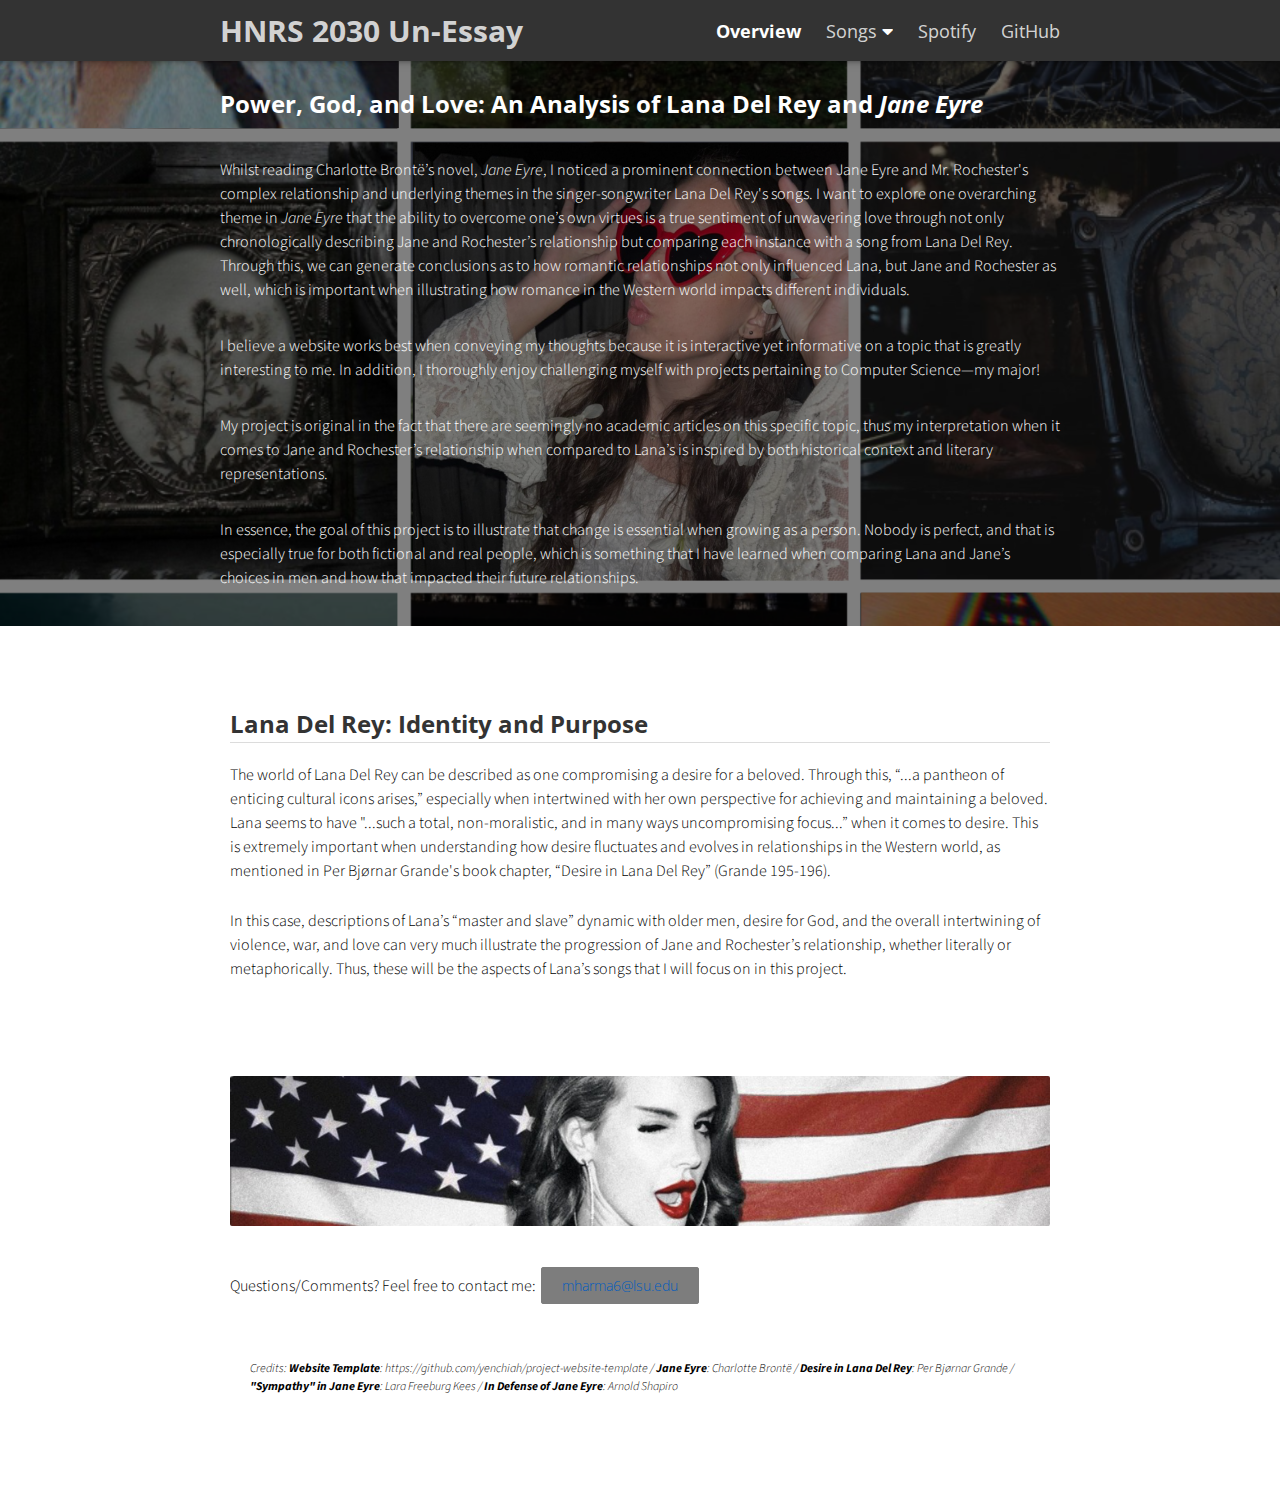
<file: index.html>
<!doctype html>
<html>
<head>
  <title>HNRS 2030 Un-Essay</title>
  <meta charset="utf-8" name="viewport" content="width=device-width, initial-scale=1">
  <link href="https://use.fontawesome.com/releases/v5.2.0/css/all.css" media="screen" rel="stylesheet" type="text/css" />
  <link href="css/frame.css" media="screen" rel="stylesheet" type="text/css" />
  <link href="css/controls.css" media="screen" rel="stylesheet" type="text/css" />
  <link href="css/custom.css" media="screen" rel="stylesheet" type="text/css" />
  <link href='https://fonts.googleapis.com/css?family=Open+Sans:400,700' rel='stylesheet' type='text/css'>
  <link href='https://fonts.googleapis.com/css?family=Open+Sans+Condensed:300,700' rel='stylesheet' type='text/css'>
  <link href="https://fonts.googleapis.com/css?family=Source+Sans+Pro:400,700" rel="stylesheet">
  <script src="https://ajax.googleapis.com/ajax/libs/jquery/3.3.1/jquery.min.js"></script>
  <script src="js/menu.js"></script>
  <style>
    .menu-index {
      color: rgb(255, 255, 255) !important;
      opacity: 1 !important;
      font-weight: 700 !important;
    }
  .text {
    margin-bottom: 10px; /* Adjust the bottom margin to create space */
}
.button {
    margin-left: 5px; /* Adjust the top margin to create space */
    margin-right: 5px;
}
  </style>
</head>
<body>
  <div class="menu-container"></div>
  <div class="content-container">
    <!-------------------------------------------------------------------------------------------->
    <!--Start Header-->
   </div>
    </div>
    <div class="banner" style="background: url('img/Untitled design-5.png') no-repeat center; background-size: cover; height: 565px;">
      <div class="banner-table flex-column" style="background-color: rgba(0, 0, 0, 0.5);">
        <div class="flex-row">
          <div class="flex-item flex-column">
            <h2 class="add-top-margin-small">Power, God, and Love: An Analysis of Lana Del Rey and <em>Jane Eyre</em></h2>
            <p class="text">
<p>Whilst reading Charlotte Brontë’s novel, <em>Jane Eyre</em>, I noticed a prominent connection between Jane Eyre and Mr. Rochester's complex relationship and underlying themes in the singer-songwriter Lana Del Rey's songs. I want to explore one overarching theme in  <em>Jane Eyre</em> that the ability to overcome one’s own virtues is a true sentiment of unwavering love through not only chronologically describing Jane and Rochester’s relationship but comparing each instance with a song from Lana Del Rey. Through this, we can generate conclusions as to how romantic relationships not only influenced Lana, but Jane and Rochester as well, which is important when illustrating how romance in the Western world impacts different individuals.<p>I believe a website works best when conveying my thoughts because it is interactive yet informative on a topic that is greatly interesting to me. In addition, I thoroughly enjoy challenging myself with projects pertaining to Computer Science—my major!</p><p>My project is original in the fact that there are seemingly no academic articles on this specific topic, thus my interpretation when it comes to Jane and Rochester’s relationship when compared to Lana’s is inspired by both historical context and literary representations.</p><p>In essence, the goal of this project is to illustrate that change is essential when growing as a person. Nobody is perfect, and that is especially true for both fictional and real people, which is something that I have learned when comparing Lana and Jane’s choices in men and how that impacted their future relationships.</p>
          </div>
        </div>
      </div>
    </div>
    <div class="content">
      <div class="content-table flex-column">
    <!--End Header-->
    <!-------------------------------------------------------------------------------------------->
    <div class="content">
      <div class="content-table flex-column">
        <!-------------------------------------------------------------------------------------------->
        <!--Start Text with Centered Image and Table-->
        <div class="flex-row">
          <div class="flex-item flex-column">
            <h2 id="centered-image-and-table" class="no-top-margin">Lana Del Rey: Identity and Purpose</h2>
            <hr>
            <p class="text">
                The world of Lana Del Rey can be described as one compromising a desire for a beloved. Through this, “...a pantheon of enticing cultural icons arises,” especially when intertwined with her own perspective for achieving and maintaining a beloved. Lana seems to have "...such a total, non-moralistic, and in many ways uncompromising focus...” when it comes to desire. This is extremely important when understanding how desire fluctuates and evolves in relationships in the Western world, as mentioned in Per Bjørnar Grande's book chapter, “Desire in Lana Del Rey” (Grande 195-196). <p>In this case, descriptions of Lana’s “master and slave” dynamic with older men, desire for God, and the overall intertwining of violence, war, and love can very much illustrate the progression of Jane and Rochester’s relationship, whether literally or metaphorically. Thus, these will be the aspects of Lana’s songs that I will focus on in this project. </p>
           </p>
            </p>
               <a class="image adaptive-image" style="background-image: url('img/image-1000x200.jpg'); min-height: 150px;" href="img/image-1000x200.jpg" target="_blank"></a>
        <!--End Text with Centered Image and Table-->
             <div class="control-group">
    <p class="text">Questions/Comments? Feel free to contact me:</p>
    <p class="button"><a class="custom-button" target="_blank" href="mailto:mharma6@lsu.edu">mharma6@lsu.edu</a></p>
</div>
        <!-------------------------------------------------------------------------------------------->
        <!--Start Credits-->
        <div class="flex-row">
          <div class="flex-item flex-item-stretch flex-column">
            <p class="text text-small text-italic add-top-margin-large">
              Credits: <span class="highlight-text">Website Template</span>: https://github.com/yenchiah/project-website-template / <span class="highlight-text">Jane Eyre</span>: Charlotte Brontë / <span class="highlight-text">Desire in Lana Del Rey</span>: Per Bjørnar Grande / <span class="highlight-text">"Sympathy" in Jane Eyre</span>: Lara Freeburg Kees / <span class="highlight-text">In Defense of Jane Eyre</span>: Arnold Shapiro
            </p>
          </div>
        </div>
        <!--End Credits-->
        <!-------------------------------------------------------------------------------------------->
      </div>
    </div>
    <div class="footer-container"></div>
  </div>
</body>
</html>
</file>
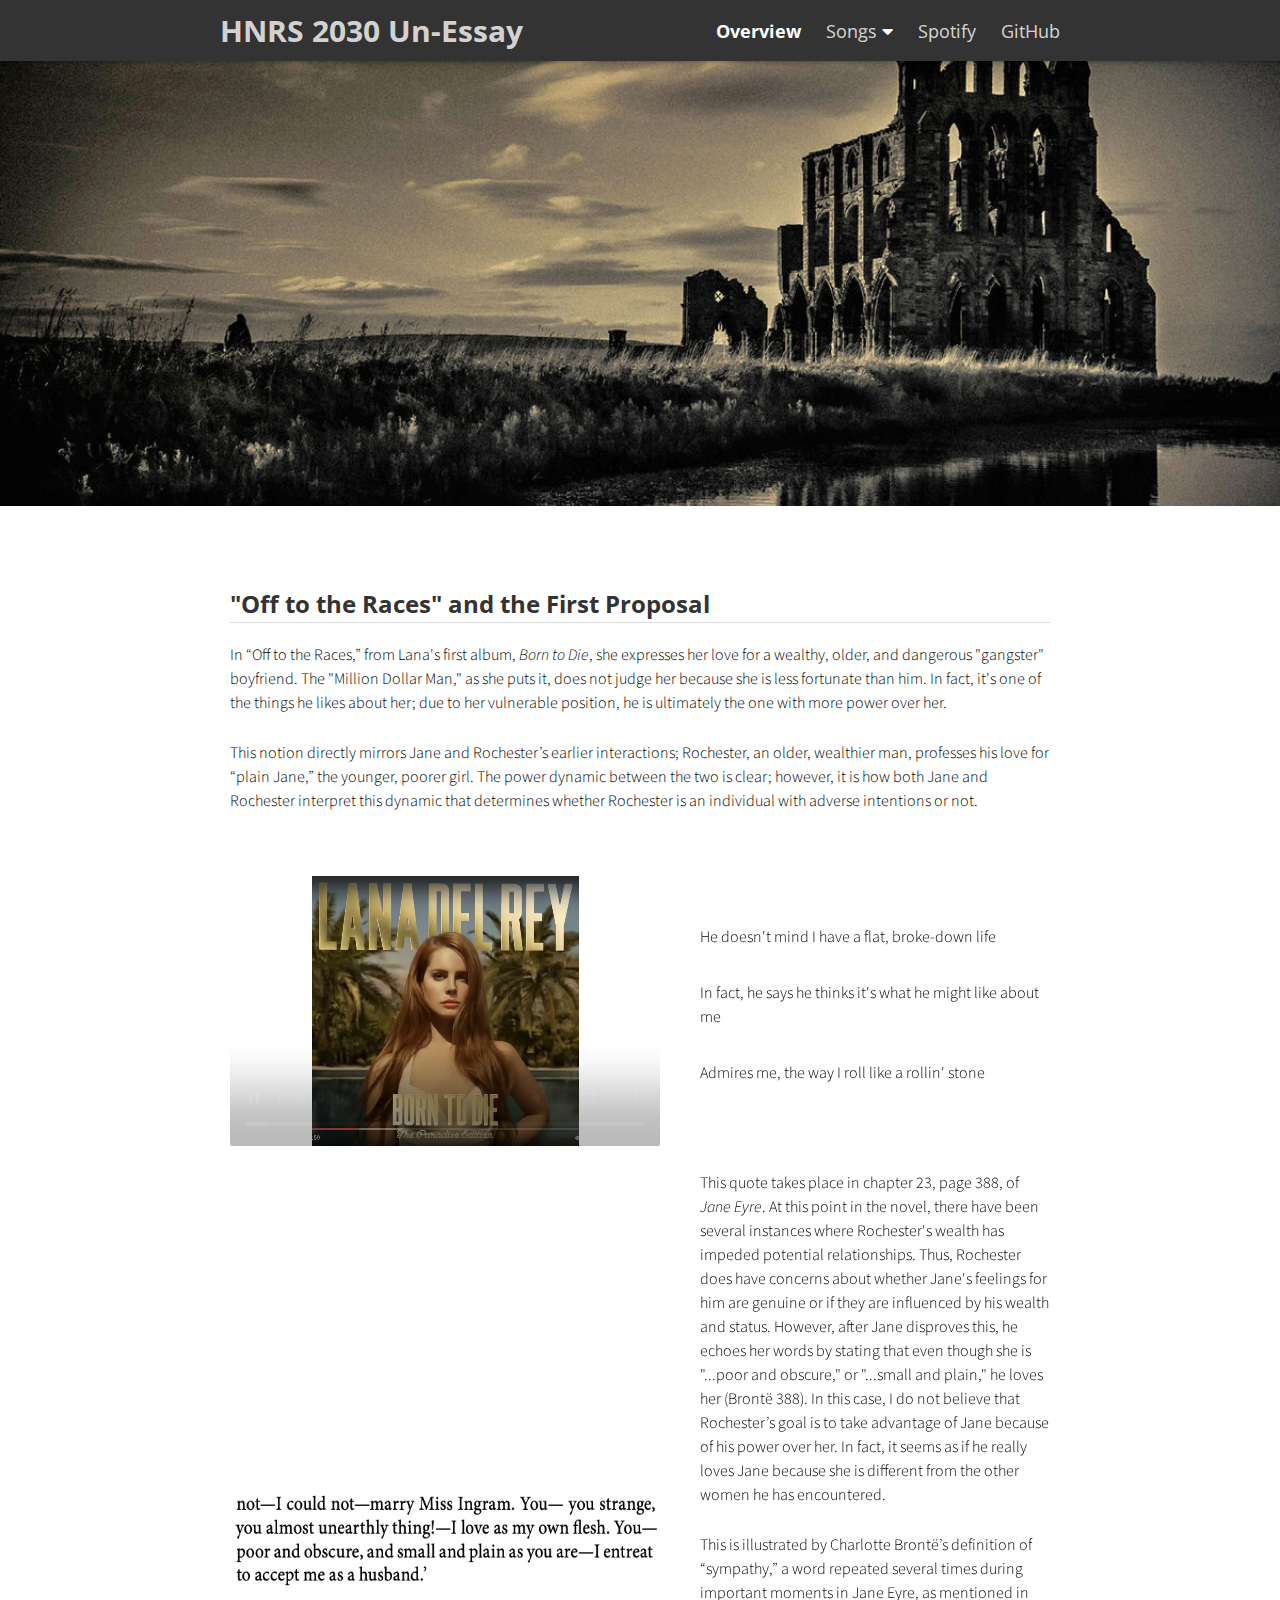
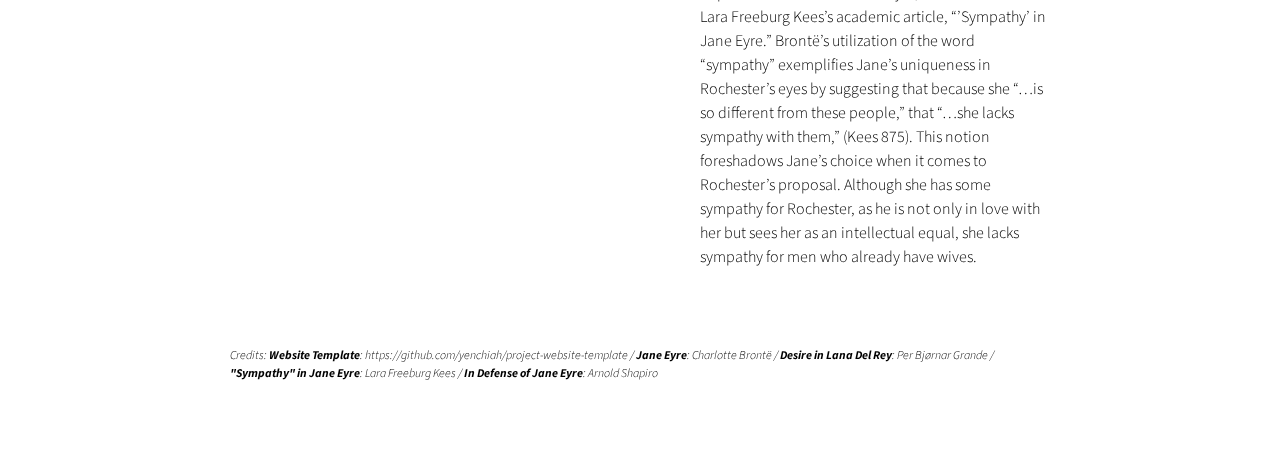
<file: song1.html>
<!doctype html>
<html>
<head>
  <title>HNRS 2030 Un-Essay</title>
  <meta charset="utf-8" name="viewport" content="width=device-width, initial-scale=1">
  <link href="https://use.fontawesome.com/releases/v5.2.0/css/all.css" media="screen" rel="stylesheet" type="text/css" />
  <link href="css/frame.css" media="screen" rel="stylesheet" type="text/css" />
  <link href="css/controls.css" media="screen" rel="stylesheet" type="text/css" />
  <link href="css/custom.css" media="screen" rel="stylesheet" type="text/css" />
  <link href='https://fonts.googleapis.com/css?family=Open+Sans:400,700' rel='stylesheet' type='text/css'>
  <link href='https://fonts.googleapis.com/css?family=Open+Sans+Condensed:300,700' rel='stylesheet' type='text/css'>
  <link href="https://fonts.googleapis.com/css?family=Source+Sans+Pro:400,700" rel="stylesheet">
  <script src="https://ajax.googleapis.com/ajax/libs/jquery/3.3.1/jquery.min.js"></script>
  <script src="js/menu.js"></script>
  <style>
    .menu-index {
      color: rgb(255, 255, 255) !important;
      opacity: 1 !important;
      font-weight: 700 !important;
    }
    .fullscreen-video {
      width: 430px;
      height: 270px;
    }
     .fullscreen-image {
      width: 430px;
      height: 100px;
    }
  </style>
</head>

<body>
  <div class="menu-container"></div>
  <div class="content-container">
    <!-------------------------------------------------------------------------------------------->
    <!--Start Header-->
   </div>
    </div>
    <div class="banner" style="background: url('img/image.jpeg') no-repeat center; background-size: cover; height: 445px;">
      <div class="banner-table flex-column" style="background-color: rgba(0, 0, 0, 0.5);">
      </div>
    </div>
    <div class="content">
      <div class="content-table flex-column">
    <!--End Header-->
    <!-------------------------------------------------------------------------------------------->
    <div class="content">
      <div class="content-table flex-column">
        <!-------------------------------------------------------------------------------------------->
        <!--Start Text with Images and Videos-->
        <div class="flex-row">
          <div class="flex-item flex-column">
            <h2 id="text-with-images-and-videos" class="no-top-margin">"Off to the Races" and the First Proposal</h2>
            <hr>
            <p class="text">
           In “Off to the Races,” from Lana's first album, <em>Born to Die</em>, she expresses her love for a wealthy, older, and dangerous "gangster" boyfriend. The "Million Dollar Man," as she puts it, does not judge her because she is less fortunate than him. In fact, it's one of the things he likes about her; due to her vulnerable position, he is ultimately the one with more power over her. <p>This notion directly mirrors Jane and Rochester’s earlier interactions; Rochester, an older, wealthier man, professes his love for “plain Jane,” the younger, poorer girl. The power dynamic between the two is clear; however, it is how both Jane and Rochester interpret this dynamic that determines whether Rochester is an individual with adverse intentions or not.</p>
            </p>
          </div>
        </div>
        <div class="flex-row">
          <div class="flex-item flex-item-stretch flex-column">
            <video preload controls autoplay loop muted playsinline class="image fullscreen-video">
              <source src="vid/Screen Recording 2024-04-20 at 10.15.29 AM.mp4" type="video/mp4">
              Your browser does not support the video tag.
            </video>
          </div>
          <div class="flex-item flex-item-stretch flex-column">
            <p class="text">
             <p>He doesn't mind I have a flat, broke-down life</p>
           <p>In fact, he says he thinks it's what he might like about me</p>
          <p>Admires me, the way I roll like a rollin' stone</p>
            </p>
          </div>
          <div class="flex-row">
          <div class="flex-item flex-item-stretch flex-column">
            <img class="image fullscreen-image" src="img/Screen Shot 2024-04-20 at 11.32.41 AM.png">
          </div>
        </div>
          <div class="flex-item flex-item-stretch flex-column">
            <p class="text">
           This quote takes place in chapter 23, page 388, of <em>Jane Eyre</em>. At this point in the novel, there have been several instances where Rochester's wealth has impeded potential relationships. Thus, Rochester does have concerns about whether Jane's feelings for him are genuine or if they are influenced by his wealth and status. However, after Jane disproves this, he echoes her words by stating that even though she is "...poor and obscure," or "...small and plain," he loves her (Brontë 388). In this case, I do not believe that Rochester’s goal is to take advantage of Jane because of his power over her. In fact, it seems as if he really loves Jane because she is different from the other women he has encountered. <p>This is illustrated by Charlotte Brontë’s definition of “sympathy,” a word repeated several times during important moments in Jane Eyre, as mentioned in Lara Freeburg Kees’s academic article, “’Sympathy’ in Jane Eyre.” Brontë’s utilization of the word “sympathy” exemplifies Jane’s uniqueness in Rochester’s eyes by suggesting that because she “…is so different from these people,” that “…she lacks sympathy with them,” (Kees 875). This notion foreshadows Jane’s choice when it comes to Rochester’s proposal. Although she has some sympathy for Rochester, as he is not only in love with her but sees her as an intellectual equal, she lacks sympathy for men who already have wives.</p>
            </p>
          </div>
        </div>
         <!--End Text with Images and Videos-->
        <!-------------------------------------------------------------------------------------------->
        <!--Start Credits-->
        <div class="flex-row">
          <div class="flex-item flex-item-stretch flex-column">
            <p class="text text-small text-italic add-top-margin-large">
              Credits: <span class="highlight-text">Website Template</span>: https://github.com/yenchiah/project-website-template / <span class="highlight-text">Jane Eyre</span>: Charlotte Brontë / <span class="highlight-text">Desire in Lana Del Rey</span>: Per Bjørnar Grande / <span class="highlight-text">"Sympathy" in Jane Eyre</span>: Lara Freeburg Kees / <span class="highlight-text">In Defense of Jane Eyre</span>: Arnold Shapiro
            </p>
          </div>
        </div>
        <!--End Credits-->
        <!-------------------------------------------------------------------------------------------->
      </div>
    </div>
    <div class="footer-container"></div>
  </div>
</body>
</html>
</file>
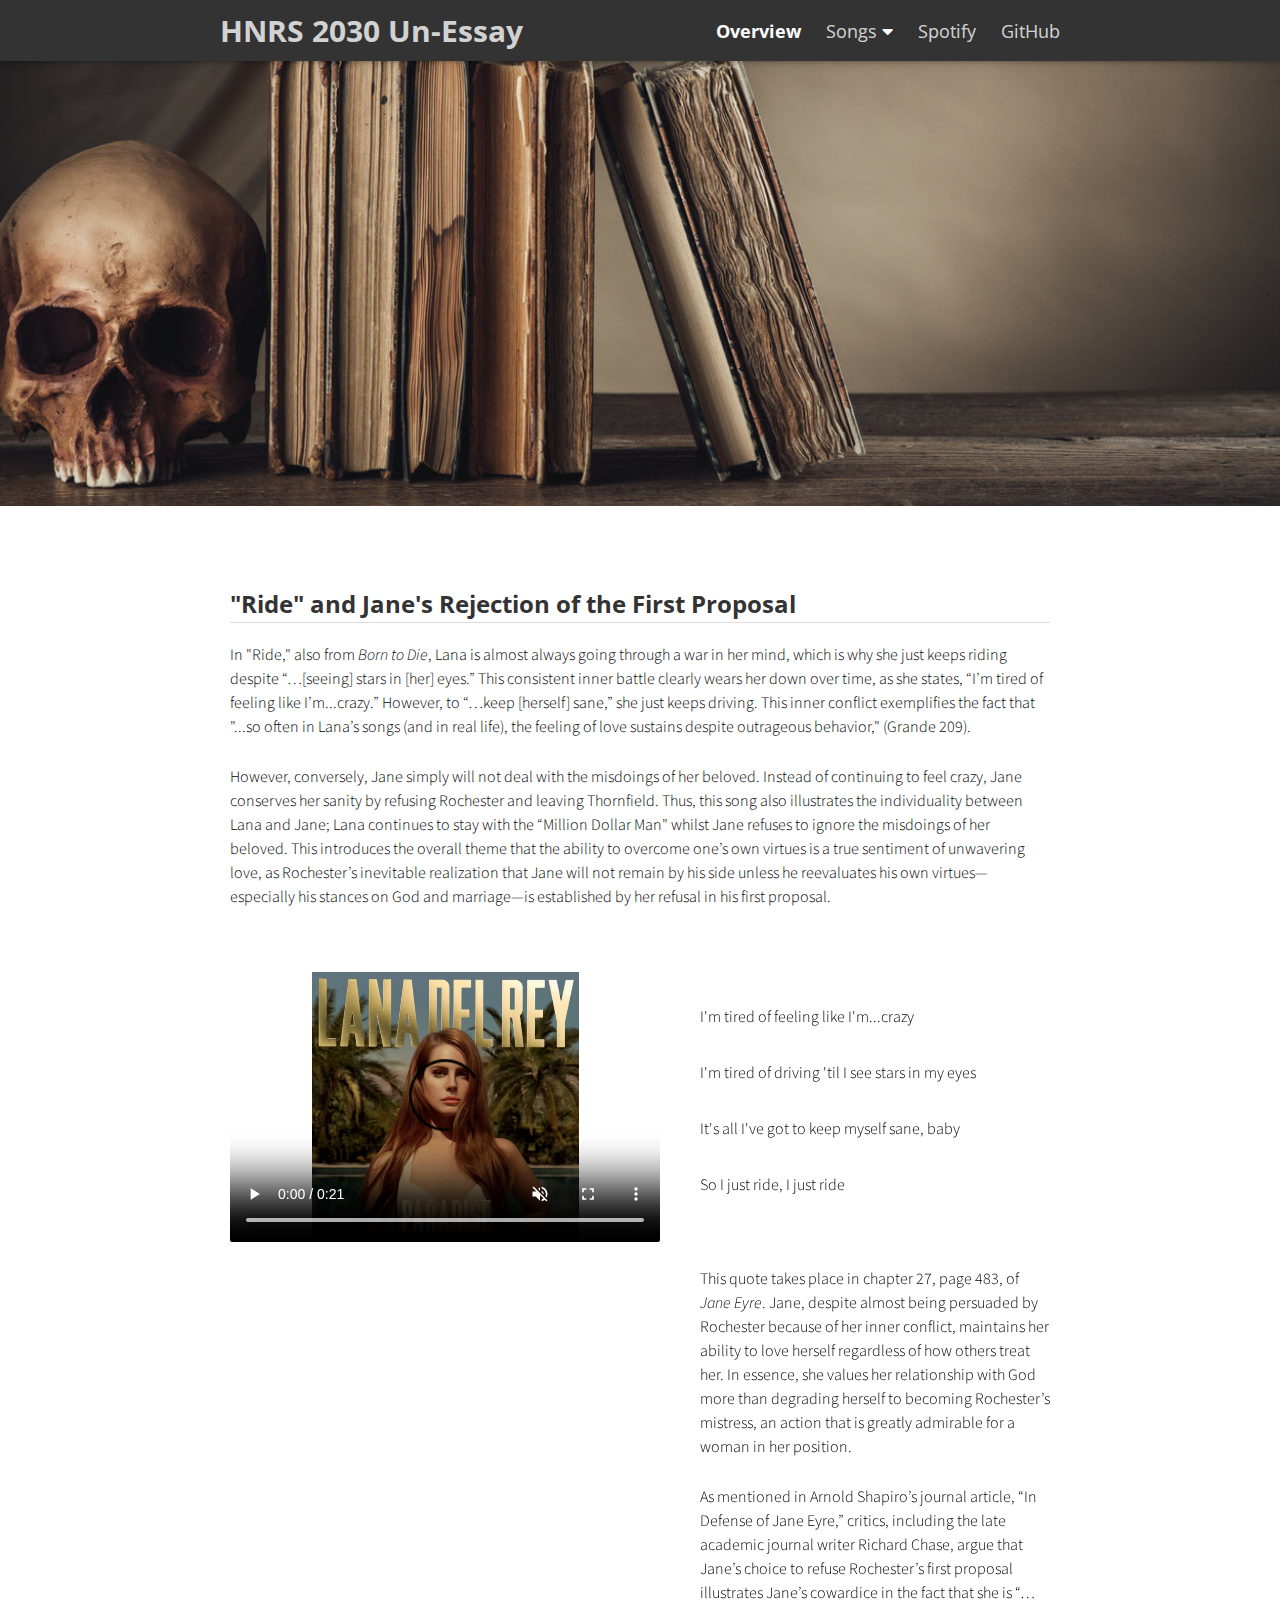
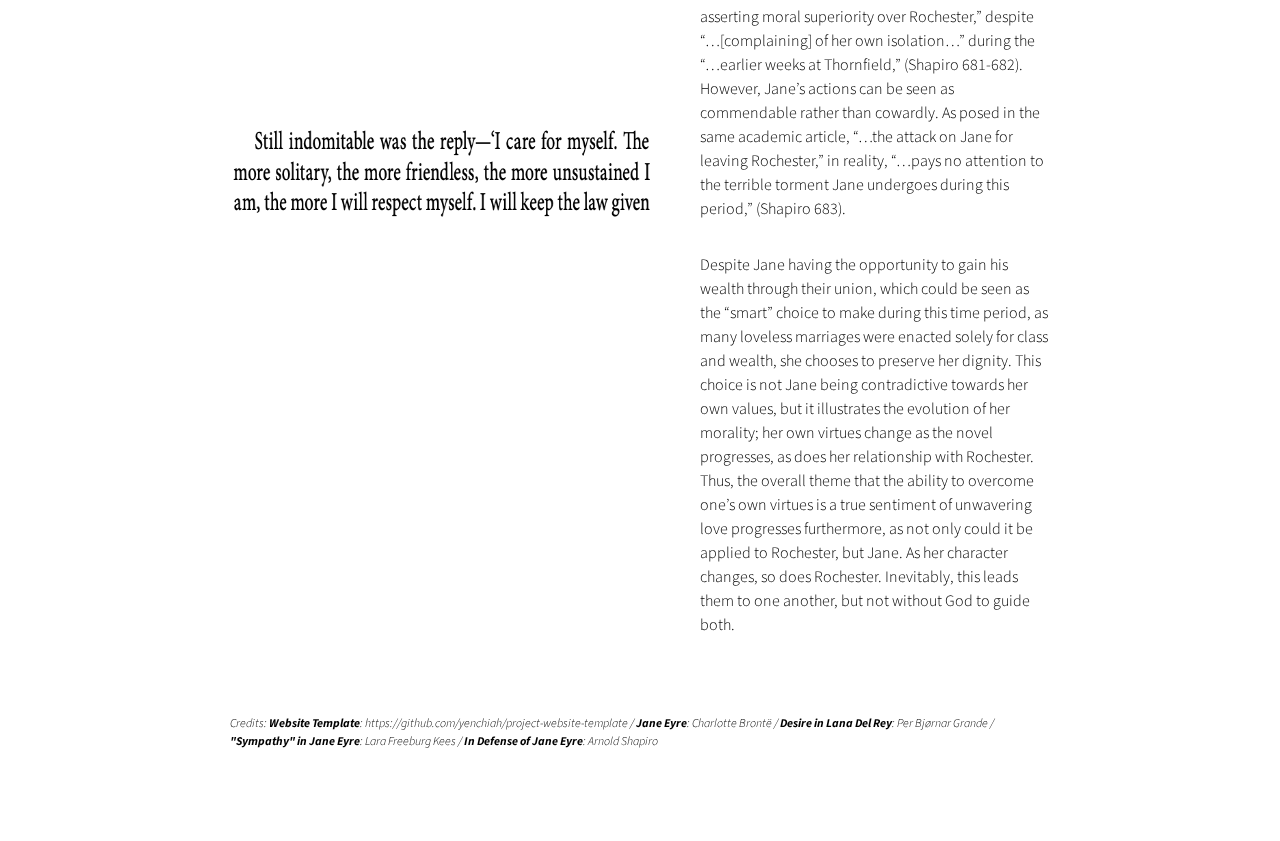
<file: song2.html>
<!doctype html>
<html>
<head>
  <title>HNRS 2030 Un-Essay</title>
  <meta charset="utf-8" name="viewport" content="width=device-width, initial-scale=1">
  <link href="https://use.fontawesome.com/releases/v5.2.0/css/all.css" media="screen" rel="stylesheet" type="text/css" />
  <link href="css/frame.css" media="screen" rel="stylesheet" type="text/css" />
  <link href="css/controls.css" media="screen" rel="stylesheet" type="text/css" />
  <link href="css/custom.css" media="screen" rel="stylesheet" type="text/css" />
  <link href='https://fonts.googleapis.com/css?family=Open+Sans:400,700' rel='stylesheet' type='text/css'>
  <link href='https://fonts.googleapis.com/css?family=Open+Sans+Condensed:300,700' rel='stylesheet' type='text/css'>
  <link href="https://fonts.googleapis.com/css?family=Source+Sans+Pro:400,700" rel="stylesheet">
  <script src="https://ajax.googleapis.com/ajax/libs/jquery/3.3.1/jquery.min.js"></script>
  <script src="js/menu.js"></script>
  <style>
    .menu-index {
      color: rgb(255, 255, 255) !important;
      opacity: 1 !important;
      font-weight: 700 !important;
    }
    .fullscreen-video {
      width: 430px;
      height: 270px;
    }
     .fullscreen-image {
      width: 430px;
      height: 100px;
    }
  </style>
</head>
<body>
  <div class="menu-container"></div>
  <div class="content-container">
    <!-------------------------------------------------------------------------------------------->
    <!--Start Header-->
   </div>
    </div>
    <div class="banner" style="background: url('img/image2.jpeg') no-repeat center; background-size: cover; height: 445px;">
      <div class="banner-table flex-column" style="background-color: rgba(0, 0, 0, 0.5);">
      </div>
    </div>
    <div class="content">
      <div class="content-table flex-column">
    <!--End Header-->
    <!-------------------------------------------------------------------------------------------->
    <div class="content">
      <div class="content-table flex-column">
        <!-------------------------------------------------------------------------------------------->
        <!--Start Text with Images and Videos-->
        <div class="flex-row">
          <div class="flex-item flex-column">
            <h2 id="text-with-images-and-videos" class="no-top-margin">"Ride" and Jane's Rejection of the First Proposal</h2>
            <hr>
            <p class="text">
          In "Ride," also from <em>Born to Die</em>, Lana is almost always going through a war in her mind, which is why she just keeps riding despite “…[seeing] stars in [her] eyes.” This consistent inner battle clearly wears her down over time, as she states, “I’m tired of feeling like I’m...crazy.” However, to “…keep [herself] sane,” she just keeps driving. This inner conflict exemplifies the fact that "...so often in Lana’s songs (and in real life), the feeling of love sustains despite outrageous behavior," (Grande 209). <p>However, conversely, Jane simply will not deal with the misdoings of her beloved. Instead of continuing to feel crazy, Jane conserves her sanity by refusing Rochester and leaving Thornfield. Thus, this song also illustrates the individuality between Lana and Jane; Lana continues to stay with the “Million Dollar Man" whilst Jane refuses to ignore the misdoings of her beloved. This introduces the overall theme that the ability to overcome one’s own virtues is a true sentiment of unwavering love, as Rochester’s inevitable realization that Jane will not remain by his side unless he reevaluates his own virtues—especially his stances on God and marriage—is established by her refusal in his first proposal.</p>
            </p>
          </div>
        </div>
        <div class="flex-row">
          <div class="flex-item flex-item-stretch flex-column">
            <video preload controls autoplay loop muted playsinline class="image fullscreen-video">
              <source src="vid/Screen Recording 2024-04-20 at 10.10.54 AM.mp4" type="video/mp4">
              Your browser does not support the video tag.
            </video>
          </div>
          <div class="flex-item flex-item-stretch flex-column">
            <p class="text">
            <p> I'm tired of feeling like I'm...crazy </p>
 <p>I'm tired of driving 'til I see stars in my eyes </p>
 <p>It's all I've got to keep myself sane, baby </p>
 <p>So I just ride, I just ride </p>
            </p>
          </div>
          <div class="flex-row">
          <div class="flex-item flex-item-stretch flex-column">
            <img class="image fullscreen-image" src="img/Screen Shot 2024-04-20 at 11.38.56 AM.png">
          </div>
        </div>
          <div class="flex-item flex-item-stretch flex-column">
            <p class="text">
            This quote takes place in chapter 27, page 483, of <em>Jane Eyre</em>. Jane, despite almost being persuaded by Rochester because of her inner conflict, maintains her ability to love herself regardless of how others treat her. In essence, she values her relationship with God more than degrading herself to becoming Rochester’s mistress, an action that is greatly admirable for a woman in her position. <p>As mentioned in Arnold Shapiro’s journal article, “In Defense of Jane Eyre,” critics, including the late academic journal writer Richard Chase, argue that Jane’s choice to refuse Rochester’s first proposal illustrates Jane’s cowardice in the fact that she is “…asserting moral superiority over Rochester,” despite “…[complaining] of her own isolation…” during the “…earlier weeks at Thornfield,” (Shapiro 681-682). However, Jane’s actions can be seen as commendable rather than cowardly. As posed in the same academic article, “…the attack on Jane for leaving Rochester,” in reality, “…pays no attention to the terrible torment Jane undergoes during this period,” (Shapiro 683). <p>Despite Jane having the opportunity to gain his wealth through their union, which could be seen as the “smart” choice to make during this time period, as many loveless marriages were enacted solely for class and wealth, she chooses to preserve her dignity. This choice is not Jane being contradictive towards her own values, but it illustrates the evolution of her morality; her own virtues change as the novel progresses, as does her relationship with Rochester. Thus, the overall theme that the ability to overcome one’s own virtues is a true sentiment of unwavering love progresses furthermore, as not only could it be applied to Rochester, but Jane. As her character changes, so does Rochester. Inevitably, this leads them to one another, but not without God to guide both.</p></p>
          </div>
        </div>
        <!--End Text with Centered Image and Table-->
        <!-------------------------------------------------------------------------------------------->
        <!--Start Credits-->
        <div class="flex-row">
          <div class="flex-item flex-item-stretch flex-column">
            <p class="text text-small text-italic add-top-margin-large">
                 Credits: <span class="highlight-text">Website Template</span>: https://github.com/yenchiah/project-website-template / <span class="highlight-text">Jane Eyre</span>: Charlotte Brontë / <span class="highlight-text">Desire in Lana Del Rey</span>: Per Bjørnar Grande / <span class="highlight-text">"Sympathy" in Jane Eyre</span>: Lara Freeburg Kees / <span class="highlight-text">In Defense of Jane Eyre</span>: Arnold Shapiro
            </p>
          </div>
        </div>
        <!--End Credits-->
        <!-------------------------------------------------------------------------------------------->
      </div>
    </div>
    <div class="footer-container"></div>
  </div>
</body>
</html>
</file>
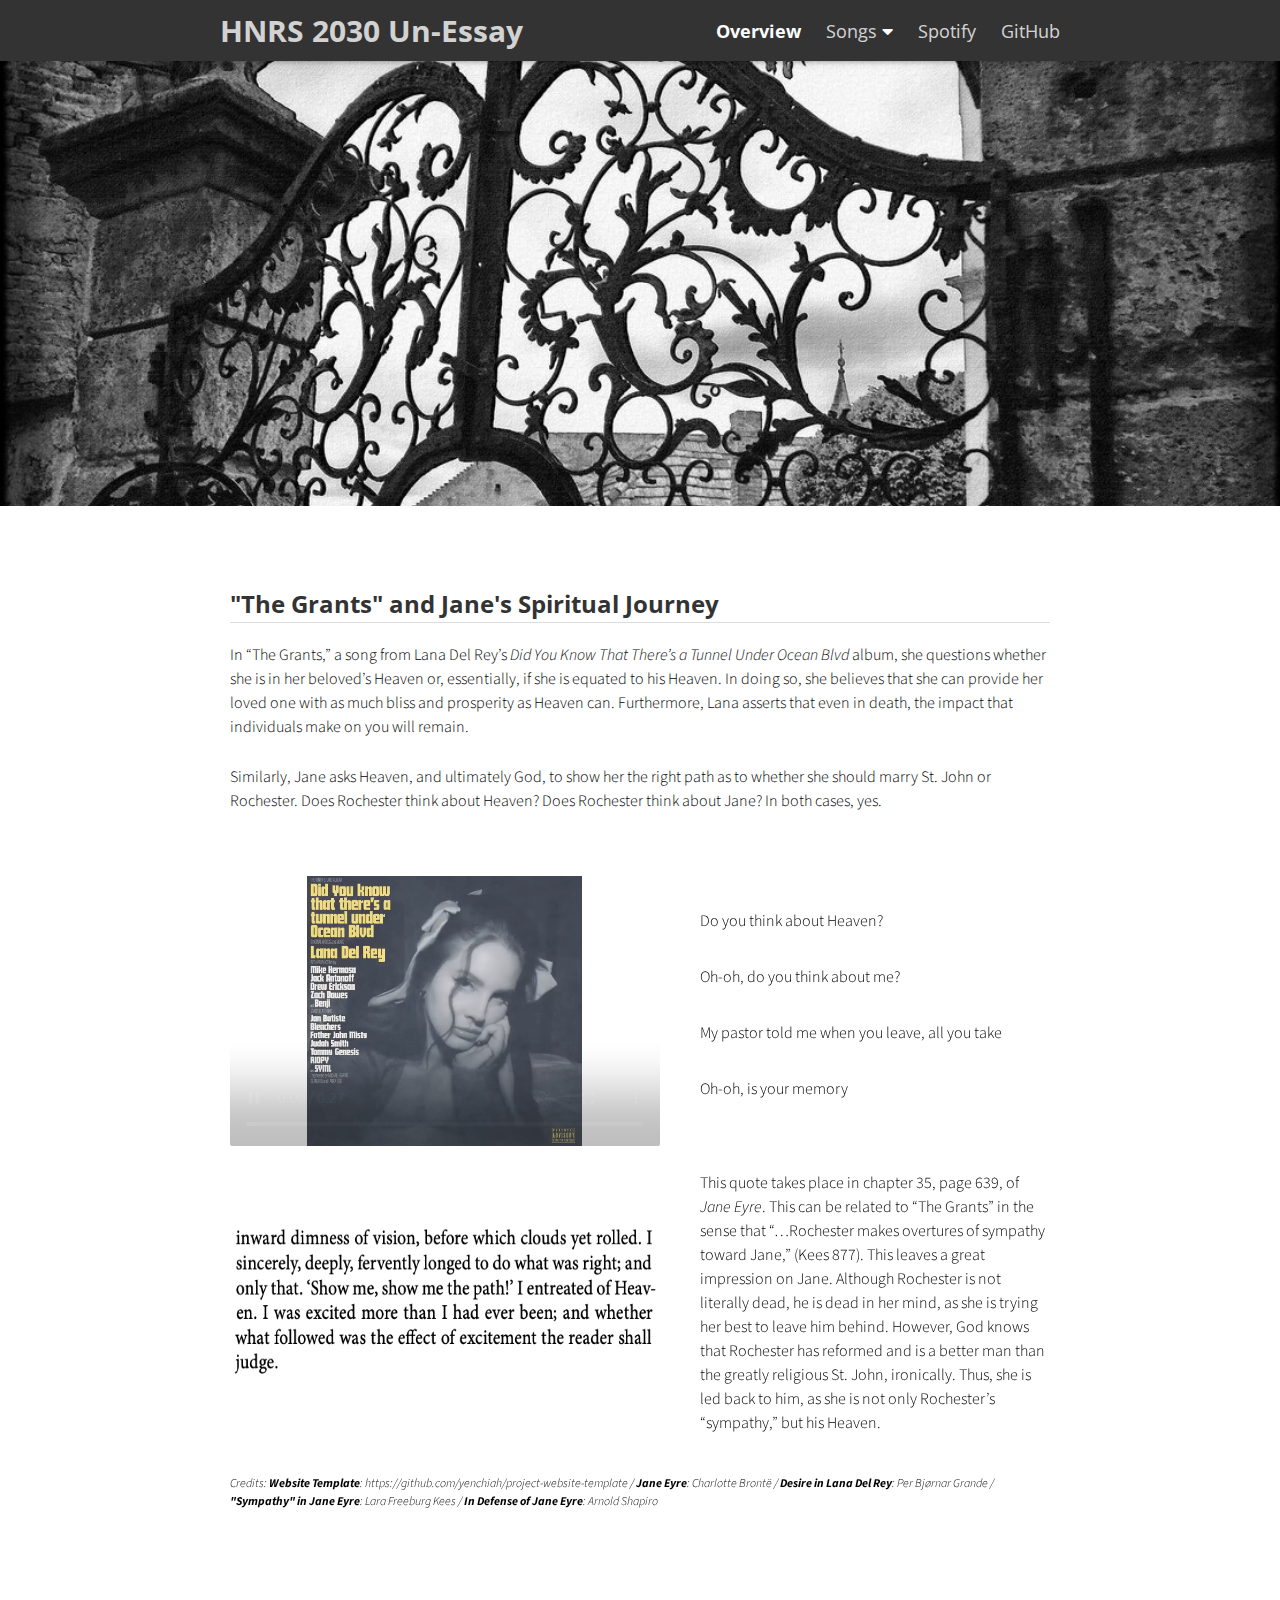
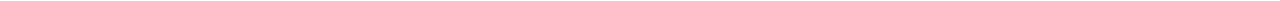
<file: song3.html>
<!doctype html>
<html>
<head>
  <title>HNRS 2030 Un-Essay</title>
  <meta charset="utf-8" name="viewport" content="width=device-width, initial-scale=1">
  <link href="https://use.fontawesome.com/releases/v5.2.0/css/all.css" media="screen" rel="stylesheet" type="text/css" />
  <link href="css/frame.css" media="screen" rel="stylesheet" type="text/css" />
  <link href="css/controls.css" media="screen" rel="stylesheet" type="text/css" />
  <link href="css/custom.css" media="screen" rel="stylesheet" type="text/css" />
  <link href='https://fonts.googleapis.com/css?family=Open+Sans:400,700' rel='stylesheet' type='text/css'>
  <link href='https://fonts.googleapis.com/css?family=Open+Sans+Condensed:300,700' rel='stylesheet' type='text/css'>
  <link href="https://fonts.googleapis.com/css?family=Source+Sans+Pro:400,700" rel="stylesheet">
  <script src="https://ajax.googleapis.com/ajax/libs/jquery/3.3.1/jquery.min.js"></script>
  <script src="js/menu.js"></script>
  <style>
    .menu-index {
      color: rgb(255, 255, 255) !important;
      opacity: 1 !important;
      font-weight: 700 !important;
    }
    .fullscreen-video {
      width: 430px;
      height: 270px;
    }
     .fullscreen-image {
      width: 430px;
      height: 150px;
    }
  </style>
</head>
<body>
  <div class="menu-container"></div>
  <div class="content-container">
    <!-------------------------------------------------------------------------------------------->
    <!--Start Header-->
   </div>
    </div>
    <div class="banner" style="background: url('img/image3.jpeg') no-repeat center; background-size: cover; height: 445px;">
      <div class="banner-table flex-column" style="background-color: rgba(0, 0, 0, 0.5);">
      </div>
    </div>
    <div class="content">
      <div class="content-table flex-column">
    <!--End Header-->
    <!-------------------------------------------------------------------------------------------->
    <div class="content">
      <div class="content-table flex-column">
        <!-------------------------------------------------------------------------------------------->
        <!--Start Text with Images and Videos-->
        <div class="flex-row">
          <div class="flex-item flex-column">
            <h2 id="text-with-images-and-videos" class="no-top-margin">"The Grants" and Jane's Spiritual Journey</h2>
            <hr>
            <p class="text">
          In “The Grants,” a song from Lana Del Rey’s <em>Did You Know That There’s a Tunnel Under Ocean Blvd</em> album, she questions whether she is in her beloved’s Heaven or, essentially, if she is equated to his Heaven. In doing so, she believes that she can provide her loved one with as much bliss and prosperity as Heaven can. Furthermore, Lana asserts that even in death, the impact that individuals make on you will remain. <p>Similarly, Jane asks Heaven, and ultimately God, to show her the right path as to whether she should marry St. John or Rochester. Does Rochester think about Heaven? Does Rochester think about Jane? In both cases, yes.</p>
            </p>
          </div>
        </div>
        <div class="flex-row">
          <div class="flex-item flex-item-stretch flex-column">
            <video preload controls autoplay loop muted playsinline class="image fullscreen-video">
              <source src="vid/Screen Recording 2024-04-20 at 10.20.50 AM.mp4" type="video/mp4">
              Your browser does not support the video tag.
            </video>
          </div>
          <div class="flex-item flex-item-stretch flex-column">
            <p class="text">
            <p>Do you think about Heaven?</p>
<p>Oh-oh, do you think about me?</p>
<p>My pastor told me when you leave, all you take</p>
<p>Oh-oh, is your memory</p>
            </p>
          </div>
          <div class="flex-row">
          <div class="flex-item flex-item-stretch flex-column">
            <img class="image fullscreen-image" src="img/Screen Shot 2024-04-20 at 1.47.10 PM.png">
          </div>
        </div>
          <div class="flex-item flex-item-stretch flex-column">
            <p class="text">
           This quote takes place in chapter 35, page 639, of <em>Jane Eyre</em>. This can be related to “The Grants” in the sense that “…Rochester makes overtures of sympathy toward Jane,” (Kees 877). This leaves a great impression on Jane. Although Rochester is not literally dead, he is dead in her mind, as she is trying her best to leave him behind. However, God knows that Rochester has reformed and is a better man than the greatly religious St. John, ironically. Thus, she is led back to him, as she is not only Rochester’s “sympathy,” but his Heaven. 
            </p>
          </div>
        </div>
        <!--End Text with Centered Image and Table-->
        <!-------------------------------------------------------------------------------------------->
        <!--Start Credits-->
        <div class="flex-row">
          <div class="flex-item flex-item-stretch flex-column">
            <p class="text text-small text-italic add-top-margin-large">
                Credits: <span class="highlight-text">Website Template</span>: https://github.com/yenchiah/project-website-template / <span class="highlight-text">Jane Eyre</span>: Charlotte Brontë / <span class="highlight-text">Desire in Lana Del Rey</span>: Per Bjørnar Grande / <span class="highlight-text">"Sympathy" in Jane Eyre</span>: Lara Freeburg Kees / <span class="highlight-text">In Defense of Jane Eyre</span>: Arnold Shapiro
            </p>
          </div>
        </div>
        <!--End Credits-->
        <!-------------------------------------------------------------------------------------------->
      </div>
    </div>
    <div class="footer-container"></div>
  </div>
</body>
</html>
</file>
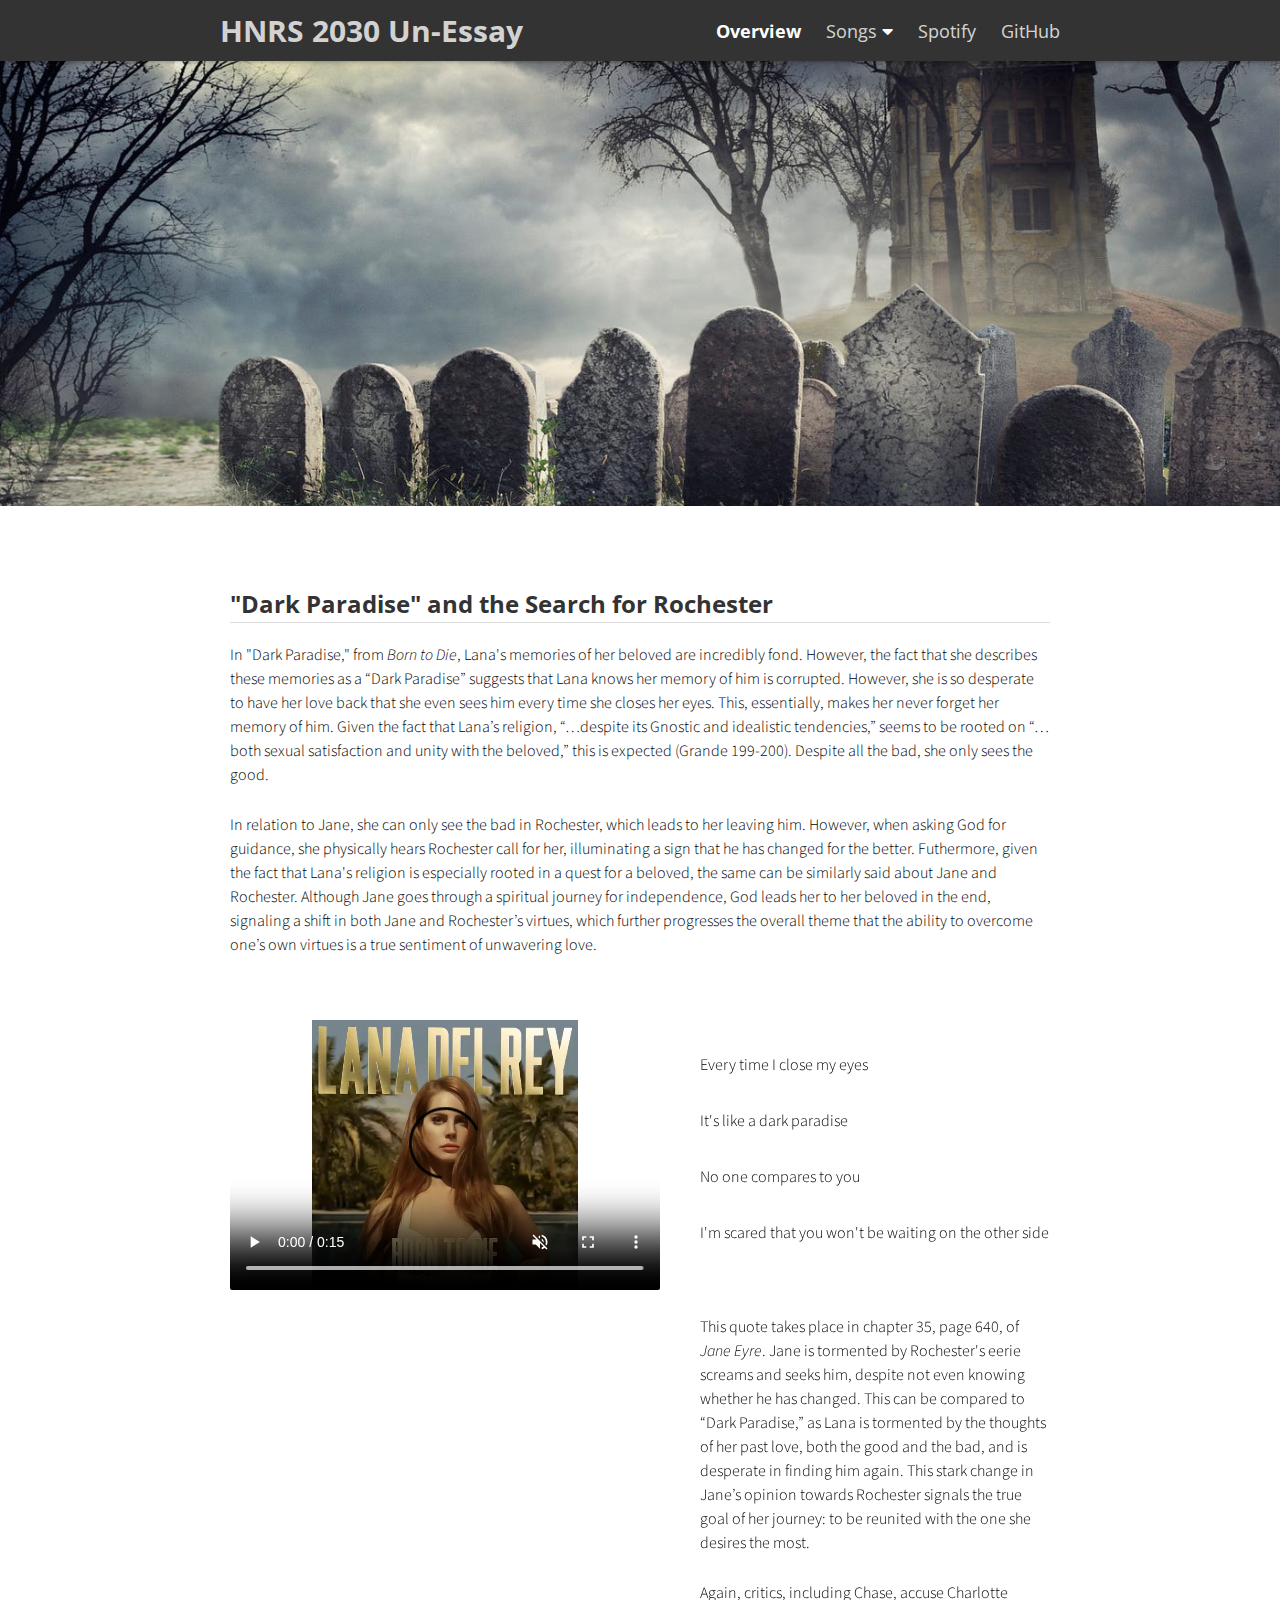
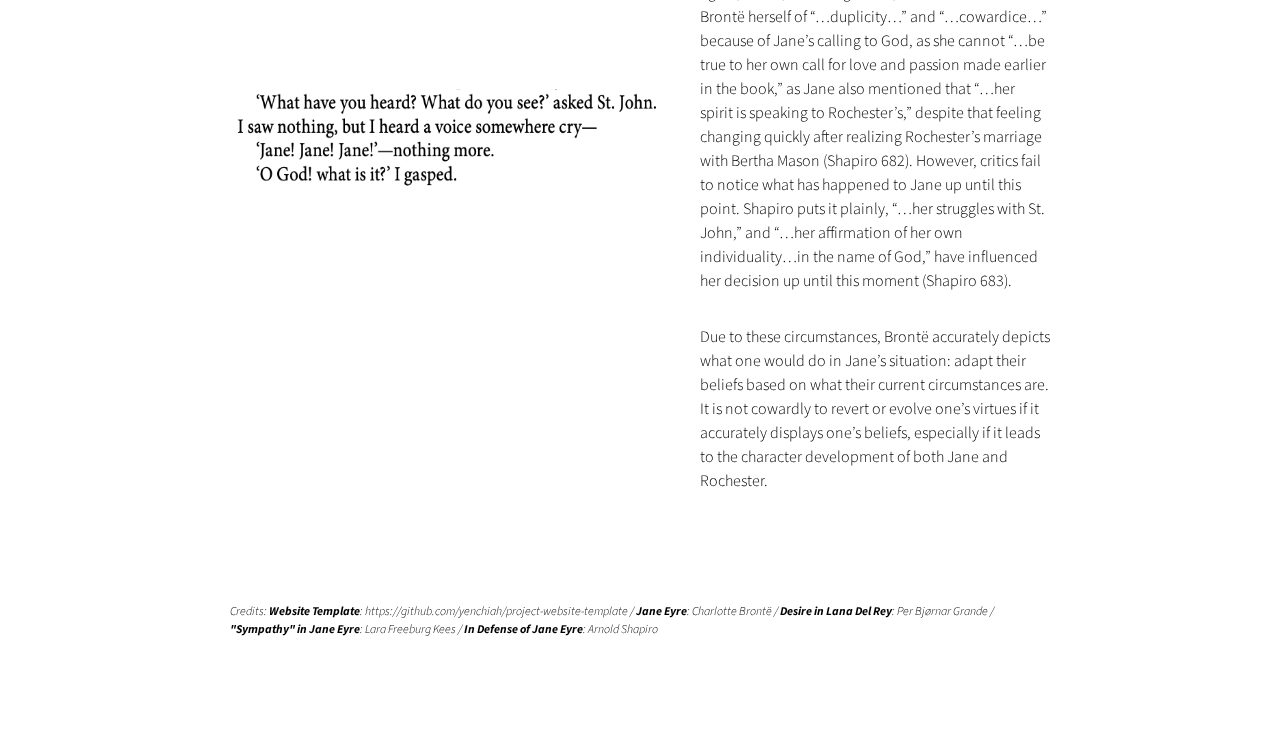
<file: song4.html>
<!doctype html>
<html>
<head>
  <title>HNRS 2030 Un-Essay</title>
  <meta charset="utf-8" name="viewport" content="width=device-width, initial-scale=1">
  <link href="https://use.fontawesome.com/releases/v5.2.0/css/all.css" media="screen" rel="stylesheet" type="text/css" />
  <link href="css/frame.css" media="screen" rel="stylesheet" type="text/css" />
  <link href="css/controls.css" media="screen" rel="stylesheet" type="text/css" />
  <link href="css/custom.css" media="screen" rel="stylesheet" type="text/css" />
  <link href='https://fonts.googleapis.com/css?family=Open+Sans:400,700' rel='stylesheet' type='text/css'>
  <link href='https://fonts.googleapis.com/css?family=Open+Sans+Condensed:300,700' rel='stylesheet' type='text/css'>
  <link href="https://fonts.googleapis.com/css?family=Source+Sans+Pro:400,700" rel="stylesheet">
  <script src="https://ajax.googleapis.com/ajax/libs/jquery/3.3.1/jquery.min.js"></script>
  <script src="js/menu.js"></script>
  <style>
    .menu-index {
      color: rgb(255, 255, 255) !important;
      opacity: 1 !important;
      font-weight: 700 !important;
    }
    .fullscreen-video {
      width: 430px;
      height: 270px;
    }
     .fullscreen-image {
      width: 430px;
      height: 100px;
    }
  </style>
</head>
<body>
  <div class="menu-container"></div>
  <div class="content-container">
    <!-------------------------------------------------------------------------------------------->
    <!--Start Header-->
   </div>
    </div>
    <div class="banner" style="background: url('img/image4.jpeg') no-repeat center; background-size: cover; height: 445px;">
      <div class="banner-table flex-column" style="background-color: rgba(0, 0, 0, 0.5);">
      </div>
    </div>
    <div class="content">
      <div class="content-table flex-column">
    <!--End Header-->
    <!-------------------------------------------------------------------------------------------->
    <div class="content">
      <div class="content-table flex-column">
        <!-------------------------------------------------------------------------------------------->
        <!--Start Text with Images and Videos-->
        <div class="flex-row">
          <div class="flex-item flex-column">
            <h2 id="text-with-images-and-videos" class="no-top-margin">"Dark Paradise" and the Search for Rochester</h2>
            <hr>
            <p class="text">
           In "Dark Paradise," from <em>Born to Die</em>, Lana's memories of her beloved are incredibly fond. However, the fact that she describes these memories as a “Dark Paradise” suggests that Lana knows her memory of him is corrupted. However, she is so desperate to have her love back that she even sees him every time she closes her eyes. This, essentially, makes her never forget her memory of him. Given the fact that Lana’s religion, “…despite its Gnostic and idealistic tendencies,” seems to be rooted on “…both sexual satisfaction and unity with the beloved,” this is expected (Grande 199-200). Despite all the bad, she only sees the good. <p>In relation to Jane, she can only see the bad in Rochester, which leads to her leaving him. However, when asking God for guidance, she physically hears Rochester call for her, illuminating a sign that he has changed for the better. Futhermore, given the fact that Lana's religion is especially rooted in a quest for a beloved, the same can be similarly said about Jane and Rochester. Although Jane goes through a spiritual journey for independence, God leads her to her beloved in the end, signaling a shift in both Jane and Rochester’s virtues, which further progresses the overall theme that the ability to overcome one’s own virtues is a true sentiment of unwavering love.</p>
            </p>
          </div>
        </div>
        <div class="flex-row">
          <div class="flex-item flex-item-stretch flex-column">
            <video preload controls autoplay loop muted playsinline class="image fullscreen-video">
              <source src="vid/Screen Recording 2024-04-20 at 10.24.58 AM.mp4" type="video/mp4">
              Your browser does not support the video tag.
            </video>
          </div>
          <div class="flex-item flex-item-stretch flex-column">
            <p class="text">
            <p>Every time I close my eyes </p>
 <p>It's like a dark paradise </p>
 <p>No one compares to you </p>
 <p>I'm scared that you won't be waiting on the other side </p>
            </p>
          </div>
          <div class="flex-row">
          <div class="flex-item flex-item-stretch flex-column">
            <img class="image fullscreen-image" src="img/Screen Shot 2024-04-20 at 1.50.03 PM.png">
          </div>
        </div>
          <div class="flex-item flex-item-stretch flex-column">
            <p class="text">
            This quote takes place in chapter 35, page 640, of <em>Jane Eyre</em>. Jane is tormented by Rochester's eerie screams and seeks him, despite not even knowing whether he has changed. This can be compared to “Dark Paradise,” as Lana is tormented by the thoughts of her past love, both the good and the bad, and is desperate in finding him again. This stark change in Jane’s opinion towards Rochester signals the true goal of her journey: to be reunited with the one she desires the most. <p>Again, critics, including Chase, accuse Charlotte Brontë herself of “…duplicity…” and “…cowardice…” because of Jane’s calling to God, as she cannot “…be true to her own call for love and passion made earlier in the book,” as Jane also mentioned that “…her spirit is speaking to Rochester’s,” despite that feeling changing quickly after realizing Rochester’s marriage with Bertha Mason (Shapiro 682). However, critics fail to notice what has happened to Jane up until this point. Shapiro puts it plainly, “…her struggles with St. John,” and “…her affirmation of her own individuality…in the name of God,” have influenced her decision up until this moment (Shapiro 683). <p>Due to these circumstances, Brontë accurately depicts what one would do in Jane’s situation: adapt their beliefs based on what their current circumstances are. It is not cowardly to revert or evolve one’s virtues if it accurately displays one’s beliefs, especially if it leads to the character development of both Jane and Rochester.</p></p>
            </p>
          </div>
        </div>
        <!--End Text with Centered Image and Table-->
        <!-------------------------------------------------------------------------------------------->
        <!--Start Credits-->
        <div class="flex-row">
          <div class="flex-item flex-item-stretch flex-column">
            <p class="text text-small text-italic add-top-margin-large">
                 Credits: <span class="highlight-text">Website Template</span>: https://github.com/yenchiah/project-website-template / <span class="highlight-text">Jane Eyre</span>: Charlotte Brontë / <span class="highlight-text">Desire in Lana Del Rey</span>: Per Bjørnar Grande / <span class="highlight-text">"Sympathy" in Jane Eyre</span>: Lara Freeburg Kees / <span class="highlight-text">In Defense of Jane Eyre</span>: Arnold Shapiro
            </p>
          </div>
        </div>
        <!--End Credits-->
        <!-------------------------------------------------------------------------------------------->
      </div>
    </div>
    <div class="footer-container"></div>
  </div>
</body>
</html>
</file>
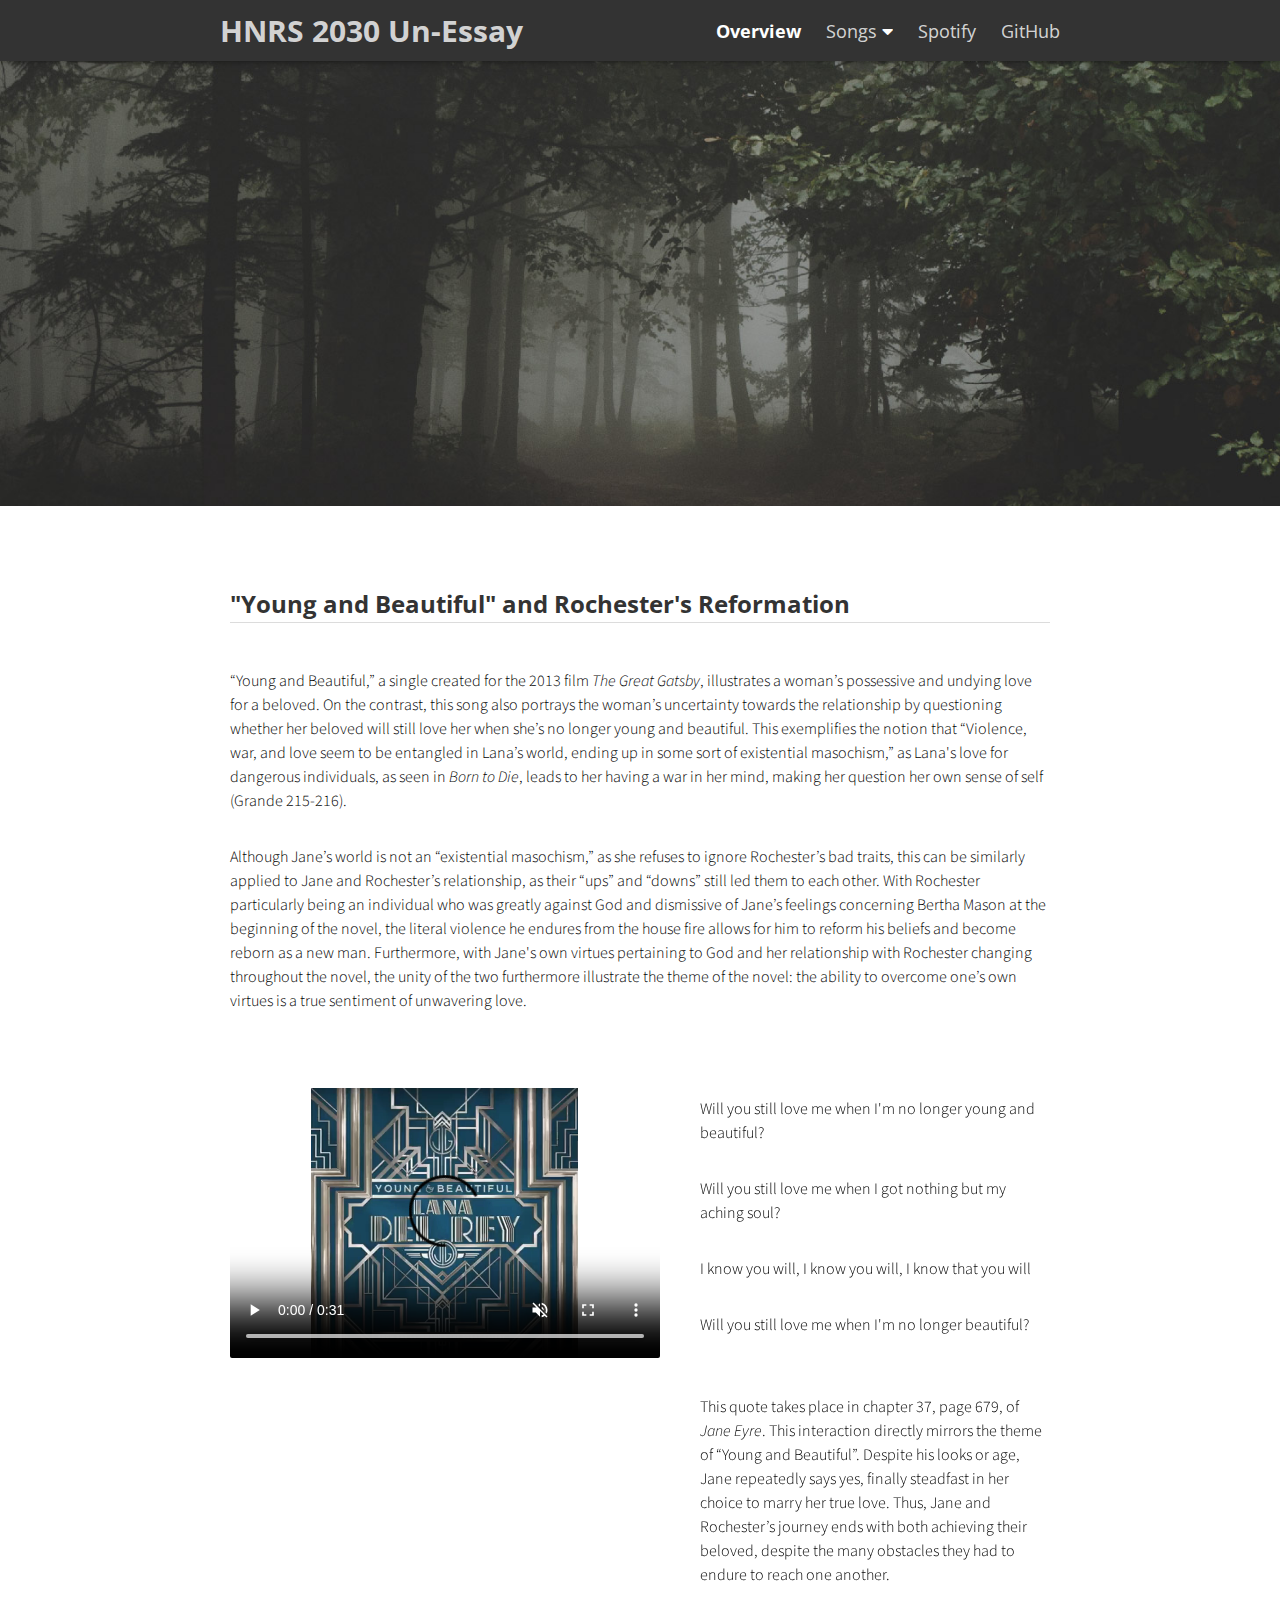
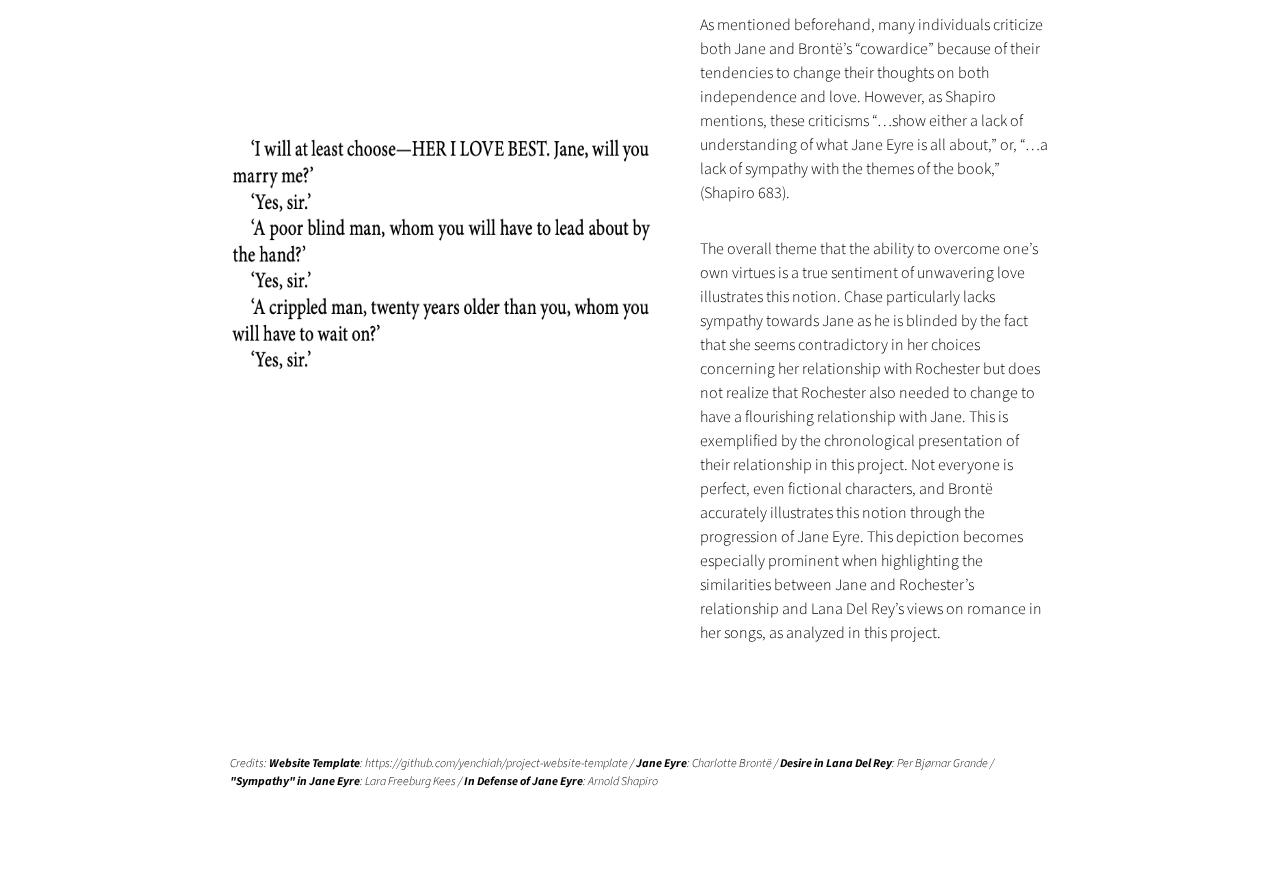
<file: song5.html>
<!doctype html>
<html>
<head>
  <title>HNRS 2030 Un-Essay</title>
  <meta charset="utf-8" name="viewport" content="width=device-width, initial-scale=1">
  <link href="https://use.fontawesome.com/releases/v5.2.0/css/all.css" media="screen" rel="stylesheet" type="text/css" />
  <link href="css/frame.css" media="screen" rel="stylesheet" type="text/css" />
  <link href="css/controls.css" media="screen" rel="stylesheet" type="text/css" />
  <link href="css/custom.css" media="screen" rel="stylesheet" type="text/css" />
  <link href='https://fonts.googleapis.com/css?family=Open+Sans:400,700' rel='stylesheet' type='text/css'>
  <link href='https://fonts.googleapis.com/css?family=Open+Sans+Condensed:300,700' rel='stylesheet' type='text/css'>
  <link href="https://fonts.googleapis.com/css?family=Source+Sans+Pro:400,700" rel="stylesheet">
  <script src="https://ajax.googleapis.com/ajax/libs/jquery/3.3.1/jquery.min.js"></script>
  <script src="js/menu.js"></script>
  <style>
    .menu-index {
      color: rgb(255, 255, 255) !important;
      opacity: 1 !important;
      font-weight: 700 !important;
    }
    .fullscreen-video {
      width: 430px;
      height: 270px;
    }
     .fullscreen-image {
      width: 430px;
      height: 240px;
    }
  </style>
</head>
<body>
  <div class="menu-container"></div>
  <div class="content-container">
    <!-------------------------------------------------------------------------------------------->
    <!--Start Header-->
   </div>
    </div>
    <div class="banner" style="background: url('img/image6.jpeg') no-repeat center; background-size: cover; height: 445px;">
      <div class="banner-table flex-column" style="background-color: rgba(0, 0, 0, 0.5);">
      </div>
    </div>
    <div class="content">
      <div class="content-table flex-column">
    <!--End Header-->
    <!-------------------------------------------------------------------------------------------->
    <div class="content">
      <div class="content-table flex-column">
        <!-------------------------------------------------------------------------------------------->
        <!--Start Text with Images and Videos-->
        <div class="flex-row">
          <div class="flex-item flex-column">
            <h2 id="text-with-images-and-videos" class="no-top-margin">"Young and Beautiful" and Rochester's Reformation</h2>
            <hr>
            <p class="text">
           <p>“Young and Beautiful,” a single created for the 2013 film <em>The Great Gatsby</em>, illustrates a woman’s possessive and undying love for a beloved. On the contrast, this song also portrays the woman’s uncertainty towards the relationship by questioning whether her beloved will still love her when she’s no longer young and beautiful. This exemplifies the notion that “Violence, war, and love seem to be entangled in Lana’s world, ending up in some sort of existential masochism,” as Lana's love for dangerous individuals, as seen in <em>Born to Die</em>, leads to her having a war in her mind, making her question her own sense of self (Grande 215-216). </p><p>Although Jane’s world is not an “existential masochism,” as she refuses to ignore Rochester’s bad traits, this can be similarly applied to Jane and Rochester’s relationship, as their “ups” and “downs” still led them to each other. With Rochester particularly being an individual who was greatly against God and dismissive of Jane’s feelings concerning Bertha Mason at the beginning of the novel, the literal violence he endures from the house fire allows for him to reform his beliefs and become reborn as a new man. Furthermore, with Jane's own virtues pertaining to God and her relationship with Rochester changing throughout the novel, the unity of the two furthermore illustrate the theme of the novel: the ability to overcome one’s own virtues is a true sentiment of unwavering love. </p>
            </p>
          </div>
        </div>
        <div class="flex-row">
          <div class="flex-item flex-item-stretch flex-column">
            <video preload controls autoplay loop muted playsinline class="image fullscreen-video">
              <source src="vid/Screen Recording 2024-04-20 at 10.27.55 AM.mp4" type="video/mp4">
              Your browser does not support the video tag.
            </video>
          </div>
          <div class="flex-item flex-item-stretch flex-column">
            <p class="text">
             <p>Will you still love me when I'm no longer young and beautiful?</p>
<p>Will you still love me when I got nothing but my aching soul?</p>
<p>I know you will, I know you will, I know that you will</p>
<p>Will you still love me when I'm no longer beautiful?</p>
            </p>
          </div>
          <div class="flex-row">
          <div class="flex-item flex-item-stretch flex-column">
            <img class="image fullscreen-image" src="img/Screen Shot 2024-04-20 at 1.51.40 PM.png">
          </div>
        </div>
          <div class="flex-item flex-item-stretch flex-column">
            <p class="text">
             This quote takes place in chapter 37, page 679, of <em>Jane Eyre</em>. This interaction directly mirrors the theme of “Young and Beautiful”. Despite his looks or age, Jane repeatedly says yes, finally steadfast in her choice to marry her true love. Thus, Jane and Rochester’s journey ends with both achieving their beloved, despite the many obstacles they had to endure to reach one another.<p>As mentioned beforehand, many individuals criticize both Jane and Brontë’s “cowardice” because of their tendencies to change their thoughts on both independence and love. However, as Shapiro mentions, these criticisms “…show either a lack of understanding of what Jane Eyre is all about,” or, “…a lack of sympathy with the themes of the book,” (Shapiro 683). <p>The overall theme that the ability to overcome one’s own virtues is a true sentiment of unwavering love illustrates this notion. Chase particularly lacks sympathy towards Jane as he is blinded by the fact that she seems contradictory in her choices concerning her relationship with Rochester but does not realize that Rochester also needed to change to have a flourishing relationship with Jane. This is exemplified by the chronological presentation of their relationship in this project. Not everyone is perfect, even fictional characters, and Brontë accurately illustrates this notion through the progression of Jane Eyre. This depiction becomes especially prominent when highlighting the similarities between Jane and Rochester’s relationship and Lana Del Rey’s views on romance in her songs, as analyzed in this project.</p></p>
            </p>
          </div>
        </div>
        <!--End Text with Centered Image and Table-->
        <!-------------------------------------------------------------------------------------------->
        <!--Start Credits-->
        <div class="flex-row">
          <div class="flex-item flex-item-stretch flex-column">
            <p class="text text-small text-italic add-top-margin-large">
             Credits: <span class="highlight-text">Website Template</span>: https://github.com/yenchiah/project-website-template / <span class="highlight-text">Jane Eyre</span>: Charlotte Brontë / <span class="highlight-text">Desire in Lana Del Rey</span>: Per Bjørnar Grande / <span class="highlight-text">"Sympathy" in Jane Eyre</span>: Lara Freeburg Kees / <span class="highlight-text">In Defense of Jane Eyre</span>: Arnold Shapiro
            </p>
          </div>
        </div>
        <!--End Credits-->
        <!-------------------------------------------------------------------------------------------->
      </div>
    </div>
    <div class="footer-container"></div>
  </div>
</body>
</html>
</file>
<file: css/frame.css>
html,
body {
  margin: 0;
  padding: 0;
  background-color: white;
  font-family: 'Open Sans', Helvetica, Arial, sans-serif;
  left: 0;
  right: 0;
  width: auto;
}

strong,
b {
  font-weight: bold;
}

a {
  outline: none;
  cursor: pointer;
}

img {
  -webkit-touch-callout: none;
  -webkit-user-select: none;
  -khtml-user-select: none;
  -moz-user-select: none;
  -ms-user-select: none;
  user-select: none;
}

video {
  -webkit-touch-callout: none;
  -webkit-user-select: none;
  -khtml-user-select: none;
  -moz-user-select: none;
  -ms-user-select: none;
  user-select: none;
}

h1 {
  font-size: 30px;
  color: #333333;
  margin: 30px 0 0 0;
  padding: 0;
  font-weight: bold;
  font-family: 'Open Sans', Helvetica, Arial, sans-serif;
}

h2 {
  font-size: 24px;
  color: #333333;
  margin: 30px 0 0 0;
  padding: 0;
  font-weight: bold;
  font-family: 'Open Sans', Helvetica, Arial, sans-serif;
}

h3 {
  font-size: 18px;
  color: #333333;
  margin: 10px 0 0 0;
  padding: 0;
  font-weight: bold;
  font-family: 'Open Sans', Helvetica, Arial, sans-serif;
}

ul,
ol {
  margin: 10px 0 10px 0;
}

li ol,
li ul {
  margin: 0;
}

hr {
  border: 0;
  height: 1px;
  background: rgb(220, 220, 220);
  margin: 0 0 10px 0;
}

.menu-container {
  z-index: 2;
  position: relative;
  width: 100%;
  background-color: #333333;
  min-width: 300px;
  -webkit-touch-callout: none;
  -webkit-user-select: none;
  -khtml-user-select: none;
  -moz-user-select: none;
  -ms-user-select: none;
  user-select: none;
  box-shadow: 0 0px 4px rgb(0 0 0 / 32%), 0 0px 10px rgb(0 0 0 / 23%);
}

.menu {
  position: relative;
  margin: 0 auto;
  max-width: 900px;
}

.menu .menu-table {
  padding: 0px 10px;
  width: 100%;
  margin: 0;
}

.menu .menu-highlight {
  color: rgb(255, 255, 255) !important;
  opacity: 1 !important;
  font-weight: 700 !important;
}

.menu .logo {
  margin-left: 20px;
}

.menu .logo a {
  color: rgba(255, 255, 255, 0.8);
  font-family: 'Open Sans Condensed', Helvetica, Arial, sans-serif;
  font-size: 30px;
  text-decoration: none;
  font-weight: 700;
  flex: 1 auto;
  padding: 10px 0;
}

.menu .logo a:hover {
  cursor: pointer;
}

.menu .logo img {
  margin: 0;
  padding: 0;
}

.menu .menu-button {
  width: 40px;
  height: 40px;
  display: none;
  cursor: pointer;
  margin-right: 20px;
}

.menu .menu-button img {
  width: 30px;
  height: 30px;
}

.menu .menu-items {
  align-self: stretch;
}

.menu .menu-items>a,
.menu .menu-items>div {
  color: rgba(255, 255, 255, 0.8);
  text-decoration: none;
  font-weight: 400;
  font-size: 18px;
  flex: 1 auto;
  transition: opacity 0.1s ease-in-out;
  -moz-transition: opacity 0.1s ease-in-out;
  -webkit-transition: opacity 0.1s ease-in-out;
  font-family: 'Open Sans', Helvetica, Arial, sans-serif;
  white-space: nowrap;
  display: flex;
  align-items: center;
  height: 100%;
}

.menu .menu-items>a:not(:last-child),
.menu .menu-items>div:not(:last-child) {
  margin-right: 25px;
}

.menu .menu-items>a:hover,
.menu .menu-items>div:hover {
  color: rgb(255, 255, 255);
  opacity: 1;
  cursor: pointer;
}

.menu .menu-items .dropdown {
  overflow: hidden;
  cursor: pointer;
}

.menu .menu-items .dropdown .dropbtn {
  font-family: inherit;
  text-decoration: inherit;
  color: inherit;
  font-weight: inherit;
  font-size: inherit;
  transition: inherit;
  -moz-transition: inherit;
  -webkit-transition: inherit;
  white-space: inherit;
  display: flex;
  align-items: center;
  height: 100%;
}

.menu .menu-items .dropdown i {
  color: #ffffff;
  margin-left: 5px;
}

.menu .menu-items .dropdown .dropdown-content {
  display: none;
  position: absolute;
  background-color: #f9f9f9;
  min-width: 100px;
  box-shadow: 0px 8px 16px 0px rgba(0, 0, 0, 0.2);
  z-index: 1;
  top: 100%;
  border-top: 3px solid #848484;
  border-bottom-left-radius: 2px;
  border-bottom-right-radius: 2px;
}

.menu .menu-items .dropdown .dropdown-content a {
  color: black;
  padding: 10px 20px;
  text-decoration: none;
  display: block;
  text-align: left;
  font-size: 16px;
}

.menu .menu-items .dropdown .dropdown-content a:hover {
  background-color: #ddd;
  color: black;
}

.menu .menu-items .dropdown .dropdown-content a:last-child:hover {
  border-bottom-left-radius: 2px;
  border-bottom-right-radius: 2px;
}

.menu .menu-items .dropdown:hover .dropdown-content {
  display: block;
}

.content-container {
  z-index: 1;
  position: relative;
  width: 100%;
  min-width: 300px;
}

.content {
  position: relative;
  margin: 0 auto;
  font-size: 16px;
  font-family: 'Source Sans Pro', Helvetica, Arial, sans-serif;
  font-weight: 300;
  line-height: 1.5;
  max-width: 900px;
  overflow-x: auto;
}

.content p a,
.content ul a,
.content ol a {
  text-decoration: none;
  color: #005cbf;
}

.content p a:hover,
.content ul a:hover,
.content ol a:hover {
  text-decoration: underline;
}

.content-table {
  padding: 40px 10px;
  width: 100%;
  margin: 0;
}

.banner {
  position: relative;
  font-size: 16px;
  font-family: 'Source Sans Pro', Helvetica, Arial, sans-serif;
  font-weight: 300;
  line-height: 1.5;
  overflow-x: auto;
  background-color: #005cbf;
  display: flex;
}

.banner .banner-table {
  padding: 0;
  width: 100%;
  margin: 0 auto;
  align-self: flex-end;
}

.banner .banner-table a {
  color: #a3cfff;
  text-decoration: none;
}

.banner .banner-table a:hover {
  text-decoration: underline;
}

.banner h1,
.banner h2,
.banner h3,
.banner p,
.banner span {
  color: white;
}

.banner .flex-item {
  max-width: 900px;
  margin: 20px auto;
  padding: 0 30px;
}

.flex-column {
  display: flex;
  flex-direction: column;
  flex-wrap: wrap;
  justify-content: flex-start;
  align-items: stretch;
  align-content: stretch;
  box-sizing: border-box;
}

.flex-row-space-between {
  display: flex;
  flex-direction: row;
  flex-wrap: wrap;
  justify-content: space-between;
  align-items: center;
  align-content: stretch;
  box-sizing: border-box;
}

.flex-row {
  display: flex;
  flex-direction: row;
  flex-wrap: wrap;
  justify-content: flex-start;
  align-items: center;
  align-content: stretch;
  box-sizing: border-box;
}

.flex-row-center {
  display: flex;
  flex-direction: row;
  flex-wrap: wrap;
  justify-content: center;
  align-items: center;
  align-content: stretch;
  box-sizing: border-box;
}

.flex-item-stretch {
  flex: 1 auto;
}

.flex-item-stretch-2 {
  flex: 1 auto;
}

.flex-item-stretch-3 {
  flex: 1 auto;
}

.flex-item-stretch-4 {
  flex: 1 auto;
}

.flex-item-stretch-5 {
  flex: 1 auto;
}

.flex-item {
  margin: 0 20px;
}

.left-align {
  float: left;
}

.right-align {
  float: right;
}

.full-width {
  width: 100%;
}

.badge-text {
  font-size: 30px;
  font-weight: 700;
}

.text {
  margin: 10px 0 10px 0;
  padding: 0;
}

.text-large-margin {
  margin: 15px 0 15px 0;
  padding: 0;
}

.text-small-margin {
  margin: 5px 0 5px 0;
  padding: 0;
}

.text-no-margin {
  margin: 0;
  padding: 0;
}

.scrollable-image-container {
  overflow: auto;
  border: 1px solid #666666;
  display: grid;
  width: fit-content;
  margin: 15px 0;
}

.scrollable-image-container.center {
  margin-left: auto;
  margin-right: auto;
}

.scrollable-image {
  border-radius: 2px;
  margin: 0;
  overflow: auto;
  -webkit-touch-callout: none;
  -webkit-user-select: none;
  -khtml-user-select: none;
  -moz-user-select: none;
  -ms-user-select: none;
  user-select: none;
  display: flex;
}

.scrollable-image.center {
  margin-left: auto;
  margin-right: auto;
}

.image {
  border-radius: 2px;
  width: 100%;
  margin: 15px 0;
  -webkit-touch-callout: none;
  -webkit-user-select: none;
  -khtml-user-select: none;
  -moz-user-select: none;
  -ms-user-select: none;
  user-select: none;
  display: flex;
}

.image.center {
  align-self: center;
}

.image img,
.image video {
  width: 100%;
  height: 100%;
  box-sizing: border-box;
  display: table-cell;
  overflow: hidden;
  border-radius: 2px;
}

.adaptive-image {
  background-position: center;
  background-repeat: no-repeat;
  background-size: cover;
}

.image-wrap-text {
  float: left;
  margin: 5px 40px 25px 0;
}

.image-caption {
  width: 100%;
  text-align: center;
  margin-top: -10px;
  margin-bottom: 10px;
}

.max-width-400 {
  max-width: 400px;
}

.max-width-140 {
  max-width: 140px;
}

ol.publication {
  display: flex;
  flex-direction: column-reverse;
  list-style: none;
  margin: 7px 0 7px 0;
  padding: 0;
  flex-wrap: wrap;
}

ol.publication li {
  display: flex;
  align-items: baseline;
  margin: 0;
  padding: 0;
}

ol.publication li p:before {
  line-height: 1;
  margin-right: 5px;
}

ol.publication.C-list {
  counter-reset: C-counter;
}

ol.publication.C-list li p {
  counter-increment: C-counter;
}

ol.publication.C-list li p:before {
  content: "[C" counter(C-counter)"]";
}

ol.publication.J-list {
  counter-reset: J-counter;
}

ol.publication.J-list li p {
  counter-increment: J-counter;
}

ol.publication.J-list li p:before {
  content: "[J" counter(J-counter)"]";
}

ol.publication.T-list {
  counter-reset: T-counter;
}

ol.publication.T-list li p {
  counter-increment: T-counter;
}

ol.publication.T-list li p:before {
  content: "[T" counter(T-counter)"]";
}

ol.publication.O-list {
  counter-reset: O-counter;
}

ol.publication.O-list li p {
  counter-increment: O-counter;
}

ol.publication.O-list li p:before {
  content: "[O" counter(O-counter)"]";
}

ol.publication.P-list {
  counter-reset: P-counter;
}

ol.publication.P-list li p {
  counter-increment: P-counter;
}

ol.publication.P-list li p:before {
  content: "[P" counter(P-counter)"]";
}

ol.publication.M-list {
  counter-reset: M-counter;
}

ol.publication.M-list li p {
  counter-increment: M-counter;
}

ol.publication.M-list li p:before {
  content: "[M" counter(M-counter)"]";
}

ol.publication.F-list {
  counter-reset: F-counter;
}

ol.publication.F-list li p {
  counter-increment: F-counter;
}

ol.publication.F-list li p:before {
  content: "[F" counter(F-counter)"]";
}

ol.publication.A-list {
  counter-reset: A-counter;
}

ol.publication.A-list li p {
  counter-increment: A-counter;
}

ol.publication.A-list li p:before {
  content: "[A" counter(A-counter)"]";
}

ol.nested {
  list-style: none;
  counter-reset: item;
}

ol.nested>li:before {
  counter-increment: item;
  content: counters(item, ".") ". ";
  padding-right: 0.6em;
}

.noselect {
  -webkit-touch-callout: none;
  -webkit-user-select: none;
  -khtml-user-select: none;
  -moz-user-select: none;
  -ms-user-select: none;
  user-select: none;
}

.center-align-content {
  display: flex;
  justify-content: center;
  align-items: center;
}

.left-align-content {
  display: flex;
  justify-content: flex-start;
  align-items: center;
}

.text-large {
  font-size: 20px;
}

.text-small {
  font-size: 12px;
}

.text-italic {
  font-style: italic;
}

.text-justify {
  text-align: justify;
}

.text-center {
  text-align: center;
}

.iframe-container {
  position: absolute;
  top: 61px;
  bottom: 0;
  left: 0;
  height: auto;
  width: 100%;
  min-width: 300px;
}

.iframe {
  border: 0;
  width: 100%;
  height: 100%;
}

.iframe-in-body {
  width: 100%;
  height: 400px;
  border: 1px solid #666666;
  margin: 15px 0;
}

.iframe-in-tab {
  width: 100%;
  height: 400px;
  border: 0;
  margin: 0;
  padding: 0;
}

.force-no-scroll {
  overflow-y: hidden;
}

.force-scroll {
  overflow-y: scroll;
}

.highlight-text {
  font-weight: bold;
}

.custom-text-info,
.custom-text-info p,
.custom-text-info a {
  color: #17a2b8;
}

.custom-text-info a:hover {
  color: #007082;
}

.custom-text-primary,
.custom-text-primary p,
.custom-text-primary a {
  color: #007bff;
}

.custom-text-primary a:hover {
  color: #005cbf;
}

.custom-text-danger,
.custom-text-danger p,
.custom-text-danger a {
  color: #dc3545;
}

.custom-text-danger a:hover {
  color: #a71120;
}

.gallery {
  display: flex;
  flex-direction: row;
  flex-wrap: wrap;
  justify-content: flex-start;
  align-items: center;
  align-content: stretch;
  box-sizing: border-box;
  width: 100%;
  padding: 0 5px;
}

.gallery>a.flex-column,
.gallery>div.flex-column {
  color: black;
  text-decoration: none;
  padding: 15px;
  cursor: default;
}

.gallery>a.flex-column>img,
.gallery>a.flex-column>video,
.gallery>div.flex-column>img,
.gallery>div.flex-column>video {
  border-radius: 2px;
  width: 100%;
  background-image: url(../img/loading.gif);
  background-repeat: no-repeat;
  background-size: 30px 30px;
  background-position: center;
  min-height: 50px;
}

.gallery>a.flex-column>div,
.gallery>div.flex-column>div,
.gallery>a.flex-column>h3,
.gallery>div.flex-column>h3 {
  width: 100%;
  text-align: center;
}

.masonry {
  column-count: 2;
  column-fill: balance;
  column-gap: 0;
  box-sizing: border-box;
  width: 100%;
  padding: 0 5px;
  position: relative;
}

.masonry figure {
  break-inside: avoid;
  page-break-inside: avoid;
  border: 0;
  color: black;
  text-decoration: none;
  padding: 10px;
  margin: 0;
  cursor: default;
  -webkit-touch-callout: none;
  -webkit-user-select: none;
  -khtml-user-select: none;
  -moz-user-select: none;
  -ms-user-select: none;
  user-select: none;
  border: 5px solid transparent;
  position: relative;
  box-sizing: border-box;
  display: flex;
  flex-direction: column;
  flex-wrap: wrap;
  justify-content: flex-start;
  align-items: stretch;
  align-content: stretch;
}

.masonry figure.selected {
  border: 5px solid #007bff;
  -moz-box-shadow: inset 0 0 4px 1px #6d6d6d;
  -webkit-box-shadow: inset 0 0 4px 1px #6d6d6d;
  box-shadow: inset 0 0 4px 1px #6d6d6d;
}

.masonry figure>img,
.masonry figure>video {
  width: 100%;
  background-image: url(../img/loading.gif);
  background-repeat: no-repeat;
  background-size: 30px 30px;
  background-position: center;
  min-height: 50px;
  display: block;
  box-sizing: border-box;
  position: relative;
}

.masonry figure>figcaption {
  position: absolute;
  bottom: max(min(2vw, 20px), 15px);
  left: max(min(2vw, 20px), 15px);
  right: max(min(2vw, 20px), 15px);
  font-family: 'Oswald', Helvetica, Arial, sans-serif;
  width: auto;
  display: block;
  box-sizing: border-box;
  margin: 0;
  padding: 0;
  font-size: 25px;
  font-size: max(min(6vw, 21px), 16px);
  line-height: 1.3;
  font-weight: bold;
  color: #fff;
  text-align: center;
  background-color: transparent;
  text-shadow: -1px 1px 0 #000, 1px 1px 0 #000, 1px -1px 0 #000, -1px -1px 0 #000;
}

.masonry figure>figcaption.text-only {
  position: initial;
  background-color: rgb(80, 80, 80);
  padding: 20px 20px;
  text-shadow: none;
}

.masonry figure>figcaption.text-bottom {
  position: initial;
  font-family: 'Source Sans Pro', Helvetica, Arial, sans-serif;
  padding: 5px 5px;
  text-shadow: none;
  color: #000;
  font-weight: normal;
  font-size: 16px;
}

.masonry figure>div {
  width: calc(100% - 20px);
  display: block;
  box-sizing: border-box;
  position: absolute;
  line-height: 2;
  top: 10px;
  left: 10px;
  font-family: 'Source Sans Pro', Helvetica, Arial, sans-serif;
  font-size: 14px;
  background-color: rgba(255, 255, 255, 0.5);
  color: #000;
  text-align: center;
  padding: 0;
  height: 30px;
  margin: 0;
}

.masonry figure>div>a {
  cursor: alias;
  font-family: 'Source Sans Pro', Helvetica, Arial, sans-serif;
  font-size: 14px;
  color: #000;
  text-decoration: underline;
}

.custom-table-container {
  display: grid;
  width: fit-content;
  width: -moz-fit-content;
  margin: 15px 0;
}

.custom-table-container.center {
  margin-left: auto;
  margin-right: auto;
}

.custom-table {
  display: block;
  overflow-x: auto;
  border: 1px solid #666666;
  border-collapse: collapse;
  border-spacing: 0;
  empty-cells: show;
  margin: 0;
  padding: 0;
}

.custom-table thead {
  text-align: left;
  border-bottom: 1px solid #666666;
}

.custom-table tfoot {
  border-top: 1px solid #666666;
}

.custom-table tr.bg-color-gray {
  background-color: #dadada;
}

.custom-table tr.bg-color-light-gray {
  background-color: #efefef;
}

.custom-table td,
.custom-table th {
  padding: 5px 10px;
}

.custom-survey p.custom-answer-survey {
  font-family: 'Source Sans Pro', Helvetica, Arial, sans-serif;
  box-sizing: border-box;
  padding: 5px 10px;
  margin-top: 15px;
  margin-bottom: 0;
  margin-right: 0;
  margin-left: 0;
  background: rgb(255, 255, 255);
  border: 1px solid #7d7d7d;
  font-size: 18px;
  outline: none;
  border-radius: 0;
  width: 100%;
  white-space: pre-wrap;
  word-wrap: break-word;
  overflow-y: visible;
  overflow-x: hidden;
  min-height: 40px;
  word-break: break-word;
  hyphens: auto;
}

.custom-survey input.custom-textbox-survey,
.custom-survey textarea.custom-textbox-survey {
  font-family: 'Source Sans Pro', Helvetica, Arial, sans-serif;
  box-sizing: border-box;
  padding: 5px 10px;
  background: rgb(255, 255, 255);
  border: 1px solid #7d7d7d;
  font-size: 18px;
  outline: none;
  border-radius: 0;
  resize: none;
  width: 100%;
  white-space: pre-wrap;
  word-wrap: break-word;
  overflow-y: visible;
  overflow-x: hidden;
  min-height: 130px;
}

.custom-survey input[readonly].custom-textbox-survey,
.custom-survey textarea[readonly].custom-textbox-survey {
  cursor: default;
  background: rgb(230, 230, 230);
}

.custom-survey .custom-radio-group-survey {
  column-count: 1;
  column-fill: balance;
  column-gap: 0;
}

.custom-survey .custom-radio-group-survey.image-only {
  column-count: 2;
  column-fill: balance;
  column-gap: 0;
}

.custom-survey .custom-radio-group-survey div {
  display: flex;
  position: relative;
  width: 100%;
  break-inside: avoid;
}

.custom-survey .custom-radio-group-survey label>img {
  width: calc(100% - 5px);
  margin-top: 5px;
  margin-bottom: 10px;
  border-radius: 51%;
  box-shadow: 0 0px 4px rgba(0, 0, 0, 0.32), 0 0px 10px rgba(0, 0, 0, 0.23);
}

.custom-survey .custom-radio-group-survey input[type="radio"]+label,
.custom-survey .custom-radio-group-survey input[type="checkbox"]+label {
  position: relative;
  padding: 10px 10px 10px 48px;
  cursor: pointer;
  font-size: 16px;
  line-height: 1.8;
  display: grid;
  color: black;
  border: 0;
  font-family: 'Source Sans Pro', Helvetica, Arial, sans-serif;
  -webkit-touch-callout: none;
  -webkit-user-select: none;
  -khtml-user-select: none;
  -moz-user-select: none;
  -ms-user-select: none;
  user-select: none;
  width: 100%;
}

.custom-survey .custom-radio-group-survey.image-only input[type="radio"]+label,
.custom-survey .custom-radio-group-survey.image-only input[type="checkbox"]+label {
  padding: 10px;
}

.custom-survey .custom-radio-group-survey input[type="radio"]+label>figure,
.custom-survey .custom-radio-group-survey input[type="checkbox"]+label>figure {
  break-inside: avoid;
  page-break-inside: avoid;
  border: 0;
  color: black;
  text-decoration: none;
  padding: 0;
  margin: 0 auto;
  cursor: pointer;
  -webkit-touch-callout: none;
  -webkit-user-select: none;
  -khtml-user-select: none;
  -moz-user-select: none;
  -ms-user-select: none;
  user-select: none;
  position: relative;
  box-sizing: border-box;
  display: flex;
  flex-direction: column;
  flex-wrap: wrap;
  justify-content: flex-start;
  align-items: stretch;
  align-content: stretch;
  width: 100%;
}

.custom-survey .custom-radio-group-survey input[type="radio"]+label>figure>img,
.custom-survey .custom-radio-group-survey input[type="radio"]+label>figure>video,
.custom-survey .custom-radio-group-survey input[type="checkbox"]+label>figure>img,
.custom-survey .custom-radio-group-survey input[type="checkbox"]+label>figure>video {
  width: 100%;
  background-image: url(../img/loading.gif);
  background-repeat: no-repeat;
  background-size: 30px 30px;
  background-position: center;
  min-height: 50px;
  display: block;
  box-sizing: border-box;
  position: relative;
}

.custom-survey .custom-radio-group-survey input[type="radio"]+label>figure>figcaption,
.custom-survey .custom-radio-group-survey input[type="checkbox"]+label>figure>figcaption {
  position: absolute;
  bottom: max(min(2vw, 10px), 5px);
  left: max(min(2vw, 10px), 5px);
  right: max(min(2vw, 10px), 5px);
  font-family: 'Oswald', Helvetica, Arial, sans-serif;
  width: auto;
  display: block;
  box-sizing: border-box;
  margin: 0;
  padding: 0;
  font-size: 25px;
  font-size: max(min(4.5vw, 20px), 16px);
  line-height: 1.3;
  font-weight: bold;
  color: #fff;
  text-align: center;
  background-color: transparent;
  text-shadow: -1px 1px 0 #000, 1px 1px 0 #000, 1px -1px 0 #000, -1px -1px 0 #000;
}

.custom-survey .custom-radio-group-survey input[type="radio"]+label>figure>figcaption.text-only,
.custom-survey .custom-radio-group-survey input[type="checkbox"]+label>figure>figcaption.text-only {
  position: initial;
  background-color: rgb(80, 80, 80);
  padding: 25px 25px;
  text-shadow: none;
}

.custom-survey .custom-radio-group-survey input[type="radio"]+label>figure>div,
.custom-survey .custom-radio-group-survey input[type="checkbox"]+label>figure>div {
  width: 100%;
  display: block;
  box-sizing: border-box;
  position: absolute;
  line-height: 2;
  font-family: 'Source Sans Pro', Helvetica, Arial, sans-serif;
  font-size: 14px;
  background-color: rgba(255, 255, 255, 0.5);
  color: #000;
  text-align: center;
  padding: 0;
  height: 30px;
  margin: 0;
}

.custom-survey .custom-radio-group-survey input[type="radio"]+label>figure>div>a,
.custom-survey .custom-radio-group-survey input[type="checkbox"]+label>figure>div>a {
  cursor: alias;
  font-family: 'Source Sans Pro', Helvetica, Arial, sans-serif;
  font-size: 14px;
  color: #000;
  text-decoration: underline;
}

.custom-survey .custom-radio-group-survey input[type="radio"]:not(:disabled):hover,
.custom-survey .custom-radio-group-survey input[type="checkbox"]:not(:disabled):hover {
  color: #333333;
  background-color: #eeeeee;
}

.custom-survey .custom-radio-group-survey input[type="radio"]:disabled,
.custom-survey .custom-radio-group-survey input[type="checkbox"]:disabled {
  opacity: 0.4;
}

.custom-survey .custom-radio-group-survey input[type="radio"],
.custom-survey .custom-radio-group-survey input[type="checkbox"] {
  padding: 0;
  text-align: center;
  outline: none;
  cursor: pointer;
  box-shadow: none;
  transition: background-color 0.1s, box-shadow 0.1s;
  text-decoration: none;
  box-sizing: border-box;
  background-color: white;
  border: 0;
  border-spacing: 0;
  display: inline-block;
  -webkit-touch-callout: none;
  -webkit-user-select: none;
  -khtml-user-select: none;
  -moz-user-select: none;
  -ms-user-select: none;
  user-select: none;
  position: absolute;
  left: -9999px;
}

.custom-survey .custom-radio-group-survey input[type="radio"]:checked+label,
.custom-survey .custom-radio-group-survey input[type="checkbox"]:checked+label {
  color: white;
  background-color: #007bff;
}

.custom-survey .custom-radio-group-survey input[type="radio"]+label:before,
.custom-survey .custom-radio-group-survey input[type="checkbox"]+label:before {
  content: '';
  position: absolute;
  left: 14px;
  top: 14px;
  width: 20px;
  height: 20px;
  border: 1px solid #aaa;
  background: #fff;
  z-index: 1;
}

.custom-survey .custom-radio-group-survey input[type="radio"]+label:before {
  border-radius: 100%;
}

.custom-survey .custom-radio-group-survey input[type="checkbox"]+label:before {
  border-radius: 2px;
}

.custom-survey .custom-radio-group-survey input[type="radio"]+label:after,
.custom-survey .custom-radio-group-survey input[type="checkbox"]+label:after {
  content: '';
  width: 14px;
  height: 14px;
  background: #005cbf;
  position: absolute;
  top: 18px;
  left: 18px;
  -webkit-transition: all 0.1s ease;
  transition: all 0.1s ease;
  z-index: 1;
}

.custom-survey .custom-radio-group-survey input[type="radio"]+label:after {
  border-radius: 100%;
}

.custom-survey .custom-radio-group-survey input[type="checkbox"]+label:after {
  border-radius: 2px;
}

.custom-survey .custom-radio-group-survey input[type="radio"]:not(:checked)+label:after,
.custom-survey .custom-radio-group-survey input[type="checkbox"]:not(:checked)+label:after {
  opacity: 0;
  -webkit-transform: scale(0);
  transform: scale(0);
}

.custom-survey .custom-radio-group-survey input[type="radio"]:checked+label:after,
.custom-survey .custom-radio-group-survey input[type="checkbox"]:checked+label:after {
  opacity: 1;
  -webkit-transform: scale(1);
  transform: scale(1);
}

.custom-survey {
  padding: 25px;
  background-color: #e7e7e7;
  border: 1px solid #2f2f2f;
  border-radius: 0;
  display: flex;
  flex-direction: column;
  flex-wrap: nowrap;
}

.custom-survey .text {
  margin-top: 0;
  margin-bottom: 0;
  color: black;
}

.custom-survey h3 {
  margin-top: 0;
}

.custom-survey .custom-textbox-survey {
  color: black;
}

.custom-survey textarea.custom-textbox-survey::-webkit-input-placeholder {
  /* Edge */
  color: #a8a8a8;
}

.custom-survey textarea.custom-textbox-survey:-ms-input-placeholder {
  /* Internet Explorer */
  color: #a8a8a8;
}

.custom-survey textarea.custom-textbox-survey::placeholder {
  color: #a8a8a8;
}

.custom-survey.answer-mode {
  background-color: #afafaf;
  border: 1px solid #5d5d5d;
}

.custom-survey.answer-mode .custom-radio-group-survey input[type="radio"]+label,
.custom-survey.answer-mode .custom-radio-group-survey input[type="checkbox"]+label {
  border: 3px solid #afafaf;
}

.custom-survey.answer-mode .custom-radio-group-survey input[type="radio"]:not(.highlight)+label,
.custom-survey.answer-mode .custom-radio-group-survey input[type="checkbox"]:not(.highlight):checked+label {
  color: black;
  background-color: #afafaf;
}

.custom-survey.answer-mode .custom-radio-group-survey input[type="radio"].highlight+label,
.custom-survey.answer-mode .custom-radio-group-survey input[type="checkbox"].highlight+label {
  box-shadow: 0px 0px 0px 5px white inset;
  background-color: #007bff;
  color: white;
}

.custom-survey.answer-mode .custom-textbox-survey {
  color: #636363;
}

.custom-survey.answer-mode .custom-textbox-survey:disabled {
  background: #dddddd;
}

.no-top-margin {
  margin-top: 0;
}

.no-bottom-margin {
  margin-bottom: 0;
}

.break-long-url {
  /* These are technically the same, but use both */
  overflow-wrap: break-word;
  word-wrap: break-word;

  -ms-word-break: break-all;
  /* This is the dangerous one in WebKit, as it breaks things wherever */
  word-break: break-all;
  /* Instead use this non-standard one: */
  word-break: break-word;

  /* Adds a hyphen where the word breaks, if supported (No Blink) */
  -ms-hyphens: auto;
  -moz-hyphens: auto;
  -webkit-hyphens: auto;
  hyphens: auto;
}

.graph-title {
  font-size: 20px;
  margin-bottom: 0;
  margin-top: 15px;
}

.add-top-margin {
  margin-top: 15px;
}

.add-top-margin-small {
  margin-top: 5px;
}

.add-top-margin-large {
  margin-top: 30px;
}

.add-bottom-margin {
  margin-bottom: 15px;
}

.add-bottom-margin-small {
  margin-bottom: 5px;
}

.add-bottom-margin-large {
  margin-bottom: 30px;
}

@media screen and (min-width: 900px) {
  .flex-item-stretch {
    flex: 1;
  }

  .flex-item-stretch-2 {
    flex: 2;
  }

  .flex-item-stretch-3 {
    flex: 3;
  }

  .flex-item-stretch-4 {
    flex: 4;
  }

  .flex-item-stretch-5 {
    flex: 5;
  }
}

@media screen and (max-width: 750px) {
  .logo {
    -webkit-tap-highlight-color: transparent;
  }

  .menu .menu-button {
    display: flex;
    flex-direction: row;
    flex-wrap: wrap;
    justify-content: flex-end;
    align-items: center;
    align-content: stretch;
    box-sizing: border-box;
    -webkit-tap-highlight-color: transparent;
  }

  .menu .menu-button:focus {
    pointer-events: none;
  }

  .menu .menu-button:focus+.menu-items {
    display: block;
  }

  .menu .menu-button:focus+.menu-items>a,
  .menu .menu-button:focus+.menu-items>div {
    display: block;
  }

  .menu .menu-items {
    display: none;
    width: 100%;
    margin-bottom: 10px;
    align-self: baseline;
  }

  .menu .menu-items:hover {
    display: block;
  }

  .menu .menu-items>a:not(:last-child),
  .menu .menu-items>div:not(:last-child) {
    margin-right: 0;
  }

  .menu .menu-items>a,
  .menu .menu-items>div {
    display: block;
    width: 100%;
    padding: 10px 0;
    border-top: 1px solid rgba(255, 255, 255, 0.5);
  }

  .menu .menu-items .dropdown {
    padding-bottom: 0;
  }

  .menu .menu-items .dropdown .dropdown-content {
    margin-top: 10px;
    position: relative;
    display: block;
    background-color: inherit;
    color: inherit;
    box-shadow: none;
    border-top: 0;
  }

  .menu .menu-items .dropdown .dropdown-content a {
    border-top: 1px solid rgba(255, 255, 255, 0.5);
    color: rgba(255, 255, 255, 0.8);
    padding: 12px 20px;
    text-decoration: none;
    display: block;
    text-align: left;
  }

  .menu .menu-items .dropdown .dropdown-content a::before {
    content: "";
    display: inline-block;
    width: 0.5em;
    height: 0.5em;
    margin-right: 0.5em;
    margin-top: 0.25em;
    border-left: 1px solid;
    border-bottom: 1px solid;
    vertical-align: top;
    opacity: 0.5;
  }

  .menu .menu-items .dropdown .dropdown-content a:hover {
    background-color: inherit;
    color: inherit;
  }

  .menu .menu-items .dropdown .dropbtn {
    margin-top: 0;
    display: block;
    width: 100%;
    text-align: left;
  }

  .image-wrap-text {
    max-width: 100%;
    margin-bottom: 20px;
    margin-right: 0;
  }
}

@media screen and (min-width: 900px) {
  .masonry {
    column-count: 3;
  }

  .custom-survey .custom-radio-group-survey.image-only {
    column-count: 2;
  }

  .gallery>a.flex-column,
  .gallery>div.flex-column {
    flex: 1 0 25%;
    max-width: 25%;
  }
}

@media screen and (min-width: 700px) and (max-width: 900px) {
  .masonry {
    column-count: 3;
  }

  .custom-survey .custom-radio-group-survey.image-only {
    column-count: 2;
  }

  .gallery>a.flex-column,
  .gallery>div.flex-column {
    flex: 1 0 33.3%;
    max-width: 33.3%;
  }
}

@media screen and (min-width: 500px) and (max-width: 700px) {
  .masonry {
    column-count: 2;
  }

  .custom-survey .custom-radio-group-survey.image-only {
    column-count: 1;
  }

  .gallery>a.flex-column,
  .gallery>div.flex-column {
    flex: 1 0 50%;
    max-width: 50%;
  }
}

@media screen and (max-width: 500px) {
  .masonry {
    column-count: 1;
  }

  .custom-survey .custom-radio-group-survey.image-only {
    column-count: 1;
  }

  .gallery>a.flex-column,
  .gallery>div.flex-column {
    flex: 1 0 100%;
    max-width: 100%;
  }
}
</file>
<file: css/controls.css>
.custom-image-button {
  display: flex;
  flex-direction: column;
  flex-wrap: wrap;
  justify-content: flex-start;
  align-items: stretch;
  align-content: stretch;
  box-sizing: border-box;
  text-decoration: none;
  -webkit-touch-callout: none;
  -webkit-user-select: none;
  -khtml-user-select: none;
  -moz-user-select: none;
  -ms-user-select: none;
  user-select: none;
}

.custom-button {
  font-family: 'Open Sans', Helvetica, Arial, sans-serif;
  padding: 10px 20px;
  text-align: center;
  font-size: 14px;
  line-height: 15px;
  outline: none;
  border-radius: 2px;
  cursor: pointer;
  box-shadow: none;
  transition: background-color 0.1s, box-shadow 0.1s, border 0.1s;
  text-decoration: none;
  display: block;
  box-sizing: border-box;
  color: white;
  border: 1px solid #7d7d7d;
  background-color: #7d7d7d;
  -webkit-touch-callout: none;
  -webkit-user-select: none;
  -khtml-user-select: none;
  -moz-user-select: none;
  -ms-user-select: none;
  user-select: none;
}

.custom-button:not(:disabled):hover {
  background-color: #4d4d4d;
  border-color: #4d4d4d;
}

.custom-button:not(:disabled):active {
  background-color: #4d4d4d;
  border-color: #4d4d4d;
}

.custom-button:disabled {
  opacity: 0.4;
  cursor: default;
}

.custom-button-primary {
  background-color: #007bff;
  border-color: #007bff;
}

.custom-button-primary:not(:disabled):hover {
  background-color: #005cbf;
  border-color: #005cbf;
}

.custom-button-primary:not(:disabled):active {
  background-color: #005cbf;
  border-color: #005cbf;
}

.custom-button-danger {
  background-color: #dc3545;
  border-color: #dc3545;
}

.custom-button-danger:not(:disabled):hover {
  background-color: #a71120;
  border-color: #a71120;
}

.custom-button-danger:not(:disabled):active {
  background-color: #a71120;
  border-color: #a71120;
}

.custom-button-info {
  background-color: #17a2b8;
  border-color: #17a2b8;
}

.custom-button-info:not(:disabled):hover {
  background-color: #007082;
  border-color: #007082;
}

.custom-button-info:not(:disabled):active {
  background-color: #007082;
  border-color: #007082;
}

.custom-button-flat {
  font-family: 'Open Sans', Helvetica, Arial, sans-serif;
  text-align: center;
  font-size: 16px;
  line-height: 16px;
  outline: none;
  border-radius: 48px;
  cursor: pointer;
  box-shadow: none;
  transition: background-color 0.1s, box-shadow 0.1s, border 0.1s;
  text-decoration: none;
  color: black;
  border: 1px solid #777777;
  background-color: white;
  padding: 13px;
  display: flex;
  flex-direction: row;
  flex-wrap: wrap;
  justify-content: center;
  align-items: center;
  align-content: center;
  box-sizing: border-box;
  -webkit-touch-callout: none;
  -webkit-user-select: none;
  -khtml-user-select: none;
  -moz-user-select: none;
  -ms-user-select: none;
  user-select: none;
}

.custom-button-flat.large {
  font-size: 18px;
  line-height: 18px;
  padding: 17px;
  border-radius: 56px;
}

.custom-button-flat.small {
  font-size: 14px;
  line-height: 14px;
  padding: 12px;
  border-radius: 42px;
}

.custom-button-flat:disabled {
  opacity: 0.4;
  cursor: default;
}

.custom-button-flat img {
  width: 20px;
  height: 20px;
}

.custom-button-flat.small img {
  width: 16px;
  height: 16px;
}

.custom-button-flat.large img {
  width: 24px;
  height: 24px;
}

.custom-button-flat span {
  margin-left: 6px;
}

input.custom-textbox,
textarea.custom-textbox {
  font-family: 'Source Sans Pro', Helvetica, Arial, sans-serif;
  box-sizing: border-box;
  padding: 5px 10px;
  background: rgb(255, 255, 255);
  border: 1px solid #7d7d7d;
  font-size: 16px;
  outline: none;
  border-radius: 2px;
  resize: vertical;
}

input.custom-textbox {
  min-height: 37px;
  max-height: 37px;
}

textarea.custom-textbox {
  min-height: 60px;
  max-height: 200px;
}

input[readonly].custom-textbox,
textarea[readonly].custom-textbox {
  cursor: default;
  background: rgb(230, 230, 230);
}

.control-group {
  display: flex;
  flex-direction: row;
  flex-wrap: wrap;
  justify-content: flex-start;
  align-items: center;
  align-content: stretch;
  box-sizing: border-box;
  -webkit-touch-callout: none;
  -webkit-user-select: none;
  -khtml-user-select: none;
  -moz-user-select: none;
  -ms-user-select: none;
  user-select: none;
}

.control-group .custom-image-button {
  margin: 10px 0 10px 0;
}

.control-group .custom-image-button:not(:last-child) {
  margin-right: 15px;
}

.control-group .custom-button {
  margin: 10px 0 10px 0;
}

.control-group .custom-button:not(:last-child) {
  margin-right: 15px;
}

.control-group .custom-button-flat {
  margin: 10px 0 10px 0;
}

.control-group .custom-button-flat:not(:last-child) {
  margin-right: 15px;
}

.control-group .custom-textbox {
  margin: 10px 0 10px 0;
}

.control-group .custom-textbox:not(:last-child) {
  margin-right: 15px;
}

@media screen and (max-width: 500px) {
  .stretch-on-mobile {
    margin-left: 0 !important;
    margin-right: 0 !important;
    flex: 1 0 100%;
    max-width: 100%;
  }
}

.pulse-white {
  box-shadow: 0 0 0 rgba(255, 255, 255, 0.5);
  animation: pulse-white 2s infinite;
}

@-webkit-keyframes pulse-white {
  0% {
    -webkit-box-shadow: 0 0 0 0 rgba(255, 255, 255, 0.5);
  }

  70% {
    -webkit-box-shadow: 0 0 0 15px rgba(255, 255, 255, 0);
  }

  100% {
    -webkit-box-shadow: 0 0 0 0 rgba(255, 255, 255, 0);
  }
}

@keyframes pulse-white {
  0% {
    -moz-box-shadow: 0 0 0 0 rgba(255, 255, 255, 0.5);
    box-shadow: 0 0 0 0 rgba(255, 255, 255, 0.5);
  }

  70% {
    -moz-box-shadow: 0 0 0 15px rgba(255, 255, 255, 0);
    box-shadow: 0 0 0 15px rgba(255, 255, 255, 0);
  }

  100% {
    -moz-box-shadow: 0 0 0 0 rgba(255, 255, 255, 0);
    box-shadow: 0 0 0 0 rgba(255, 255, 255, 0);
  }
}

.pulse-black {
  box-shadow: 0 0 0 rgba(0, 0, 0, 0.5);
  animation: pulse-black 2s infinite;
}

@-webkit-keyframes pulse-black {
  0% {
    -webkit-box-shadow: 0 0 0 0 rgba(0, 0, 0, 0.5);
  }

  70% {
    -webkit-box-shadow: 0 0 0 15px rgba(0, 0, 0, 0);
  }

  100% {
    -webkit-box-shadow: 0 0 0 0 rgba(0, 0, 0, 0);
  }
}

@keyframes pulse-black {
  0% {
    -moz-box-shadow: 0 0 0 0 rgba(0, 0, 0, 0.5);
    box-shadow: 0 0 0 0 rgba(0, 0, 0, 0.5);
  }

  70% {
    -moz-box-shadow: 0 0 0 15px rgba(0, 0, 0, 0);
    box-shadow: 0 0 0 15px rgba(0, 0, 0, 0);
  }

  100% {
    -moz-box-shadow: 0 0 0 0 rgba(0, 0, 0, 0);
    box-shadow: 0 0 0 0 rgba(0, 0, 0, 0);
  }
}

.pulse-primary {
  box-shadow: 0 0 0 rgba(0, 123, 255, 0.5);
  animation: pulse-primary 2s infinite;
}

@-webkit-keyframes pulse-primary {
  0% {
    -webkit-box-shadow: 0 0 0 0 rgba(0, 123, 255, 0.5);
  }

  70% {
    -webkit-box-shadow: 0 0 0 15px rgba(0, 123, 255, 0);
  }

  100% {
    -webkit-box-shadow: 0 0 0 0 rgba(0, 123, 255, 0);
  }
}

@keyframes pulse-primary {
  0% {
    -moz-box-shadow: 0 0 0 0 rgba(0, 123, 255, 0.5);
    box-shadow: 0 0 0 0 rgba(0, 123, 255, 0.5);
  }

  70% {
    -moz-box-shadow: 0 0 0 15px rgba(0, 123, 255, 0);
    box-shadow: 0 0 0 15px rgba(0, 123, 255, 0);
  }

  100% {
    -moz-box-shadow: 0 0 0 0 rgba(0, 123, 255, 0);
    box-shadow: 0 0 0 0 rgba(0, 123, 255, 0);
  }
}

.pulse-danger {
  box-shadow: 0 0 0 rgba(220, 53, 69, 0.5);
  animation: pulse-danger 2s infinite;
}

@-webkit-keyframes pulse-danger {
  0% {
    -webkit-box-shadow: 0 0 0 0 rgba(220, 53, 69, 0.5);
  }

  70% {
    -webkit-box-shadow: 0 0 0 15px rgba(220, 53, 69, 0);
  }

  100% {
    -webkit-box-shadow: 0 0 0 0 rgba(220, 53, 69, 0);
  }
}

@keyframes pulse-danger {
  0% {
    -moz-box-shadow: 0 0 0 0 rgba(220, 53, 69, 0.5);
    box-shadow: 0 0 0 0 rgba(220, 53, 69, 0.5);
  }

  70% {
    -moz-box-shadow: 0 0 0 15px rgba(220, 53, 69, 0);
    box-shadow: 0 0 0 15px rgba(220, 53, 69, 0);
  }

  100% {
    -moz-box-shadow: 0 0 0 0 rgba(220, 53, 69, 0);
    box-shadow: 0 0 0 0 rgba(220, 53, 69, 0);
  }
}

.pulse-info {
  box-shadow: 0 0 0 rgba(23, 162, 184, 0.5);
  animation: pulse-info 2s infinite;
}

@-webkit-keyframes pulse-info {
  0% {
    -webkit-box-shadow: 0 0 0 0 rgba(23, 162, 184, 0.5);
  }

  70% {
    -webkit-box-shadow: 0 0 0 15px rgba(23, 162, 184, 0);
  }

  100% {
    -webkit-box-shadow: 0 0 0 0 rgba(23, 162, 184, 0);
  }
}

@keyframes pulse-info {
  0% {
    -moz-box-shadow: 0 0 0 0 rgba(23, 162, 184, 0.5);
    box-shadow: 0 0 0 0 rgba(23, 162, 184, 0.5);
  }

  70% {
    -moz-box-shadow: 0 0 0 15px rgba(23, 162, 184, 0);
    box-shadow: 0 0 0 15px rgba(23, 162, 184, 0);
  }

  100% {
    -moz-box-shadow: 0 0 0 0 rgba(23, 162, 184, 0);
    box-shadow: 0 0 0 0 rgba(23, 162, 184, 0);
  }
}
</file>
<file: css/custom.css>
.custom-dropdown {
  width: 240px;
}

.custom-textbox {
  width: 240px;
}

#dialog-1,
#dialog-2,
#dialog-3,
#dialog-4,
#share-dialog {
  display: none;
}

#share-url {
  width: 100%;
  -webkit-touch-callout: default !important;
  -webkit-user-select: text !important;
  -khtml-user-select: text !important;
  -moz-user-select: text !important;
  -ms-user-select: text !important;
  user-select: text !important;
}

#share-url-copy-prompt {
  display: none;
  color: #007bff;
}
</file>
